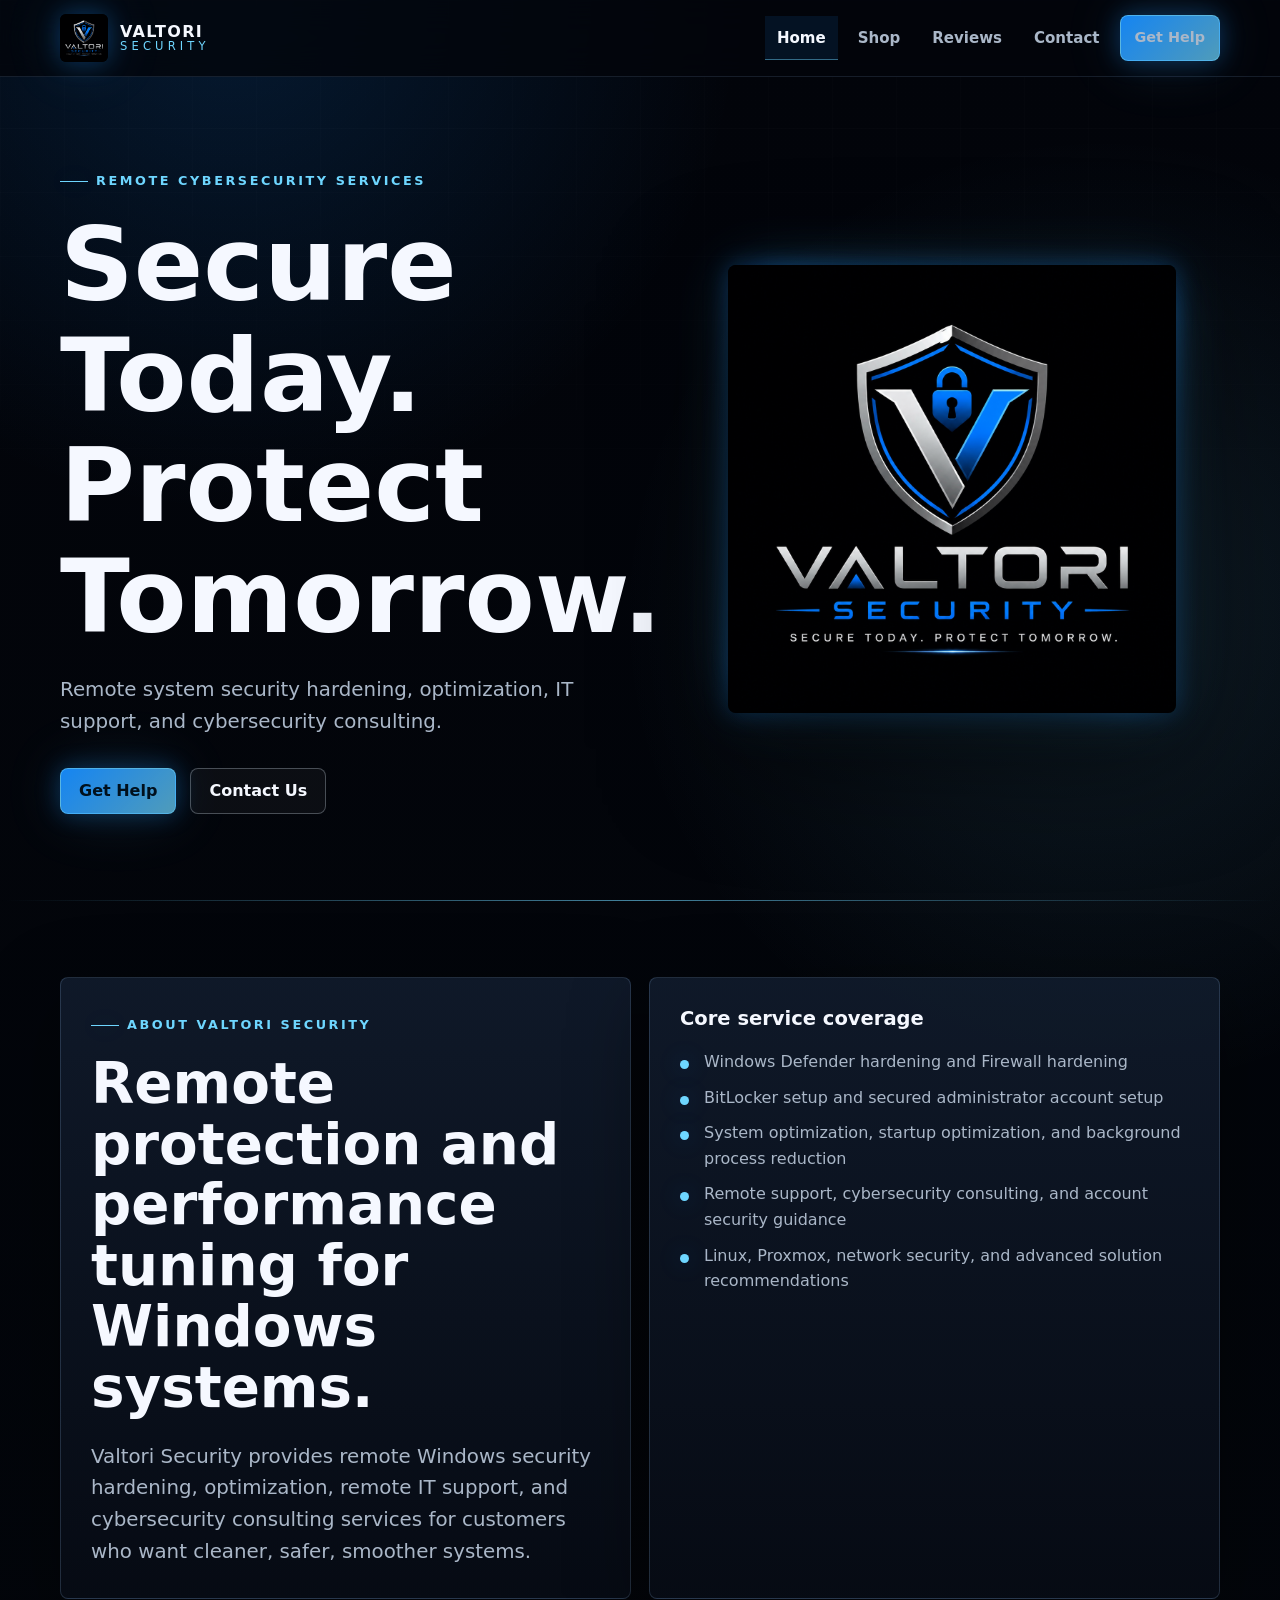
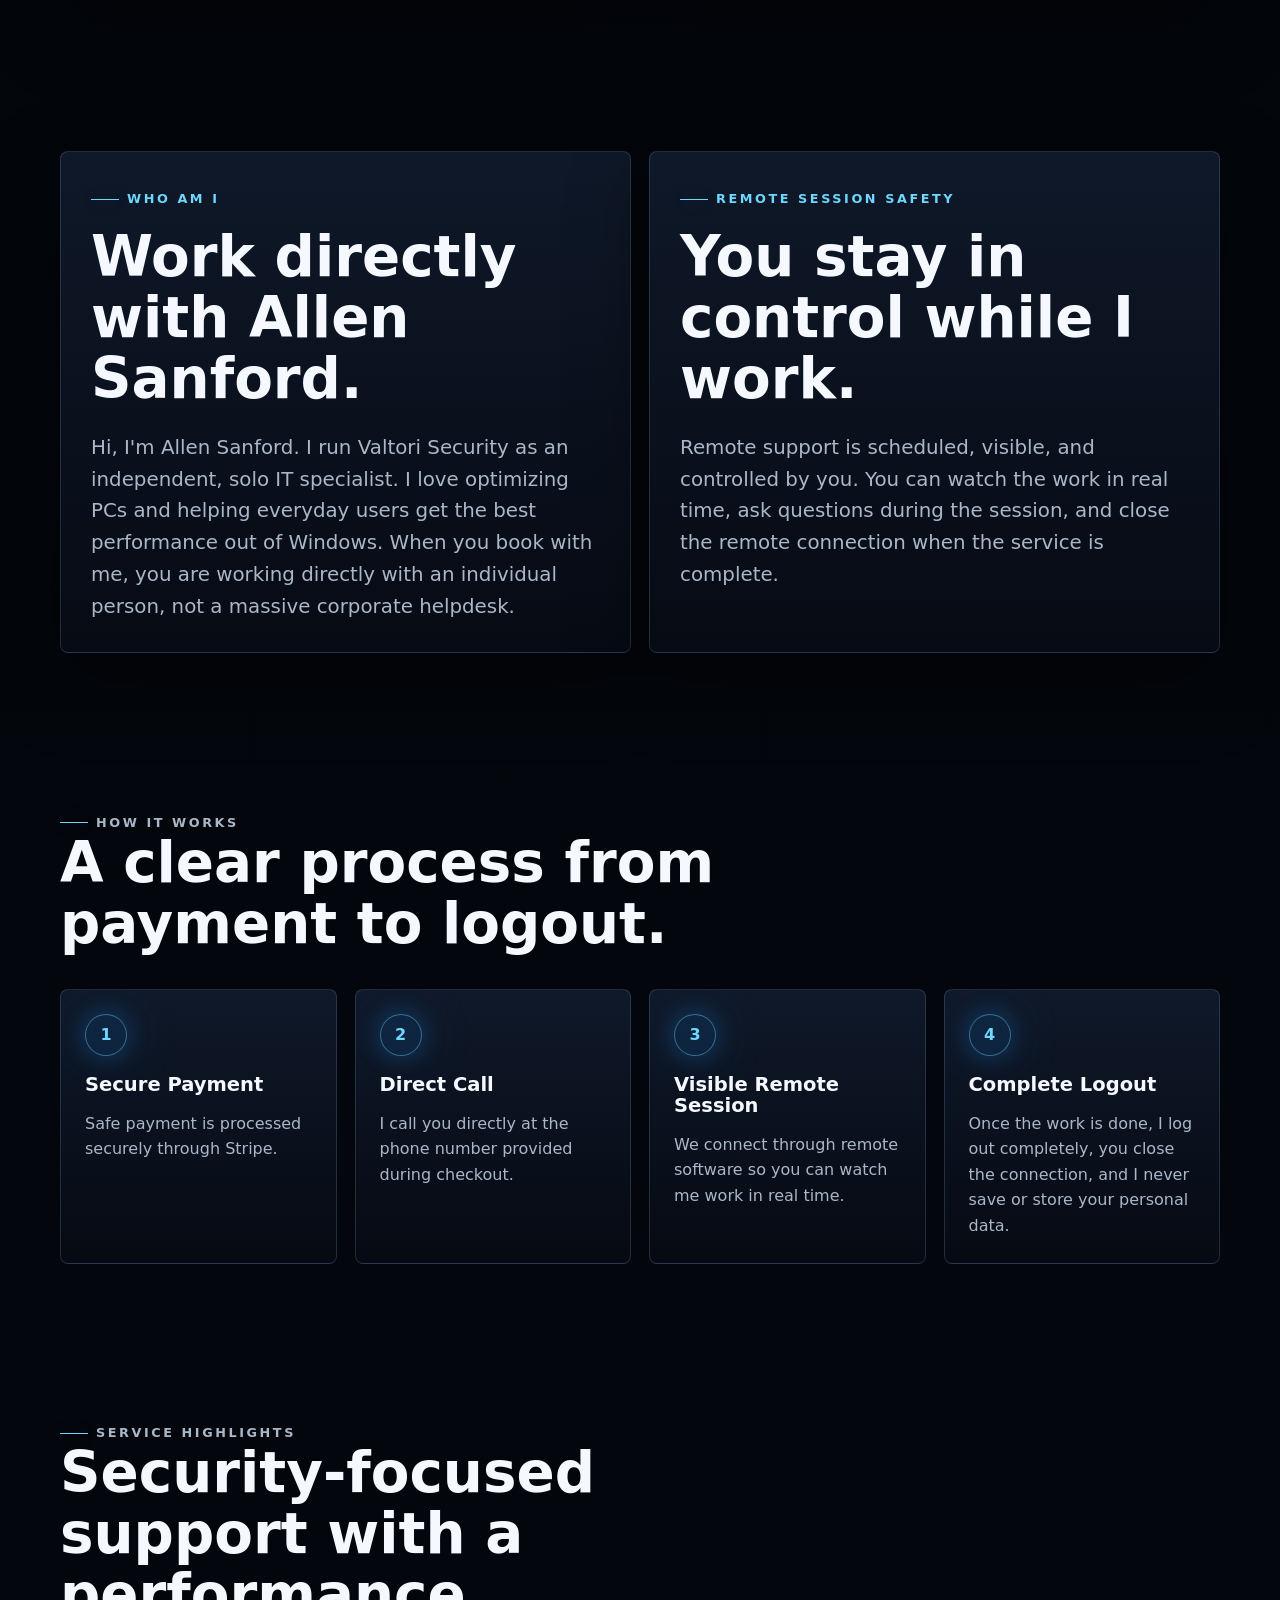
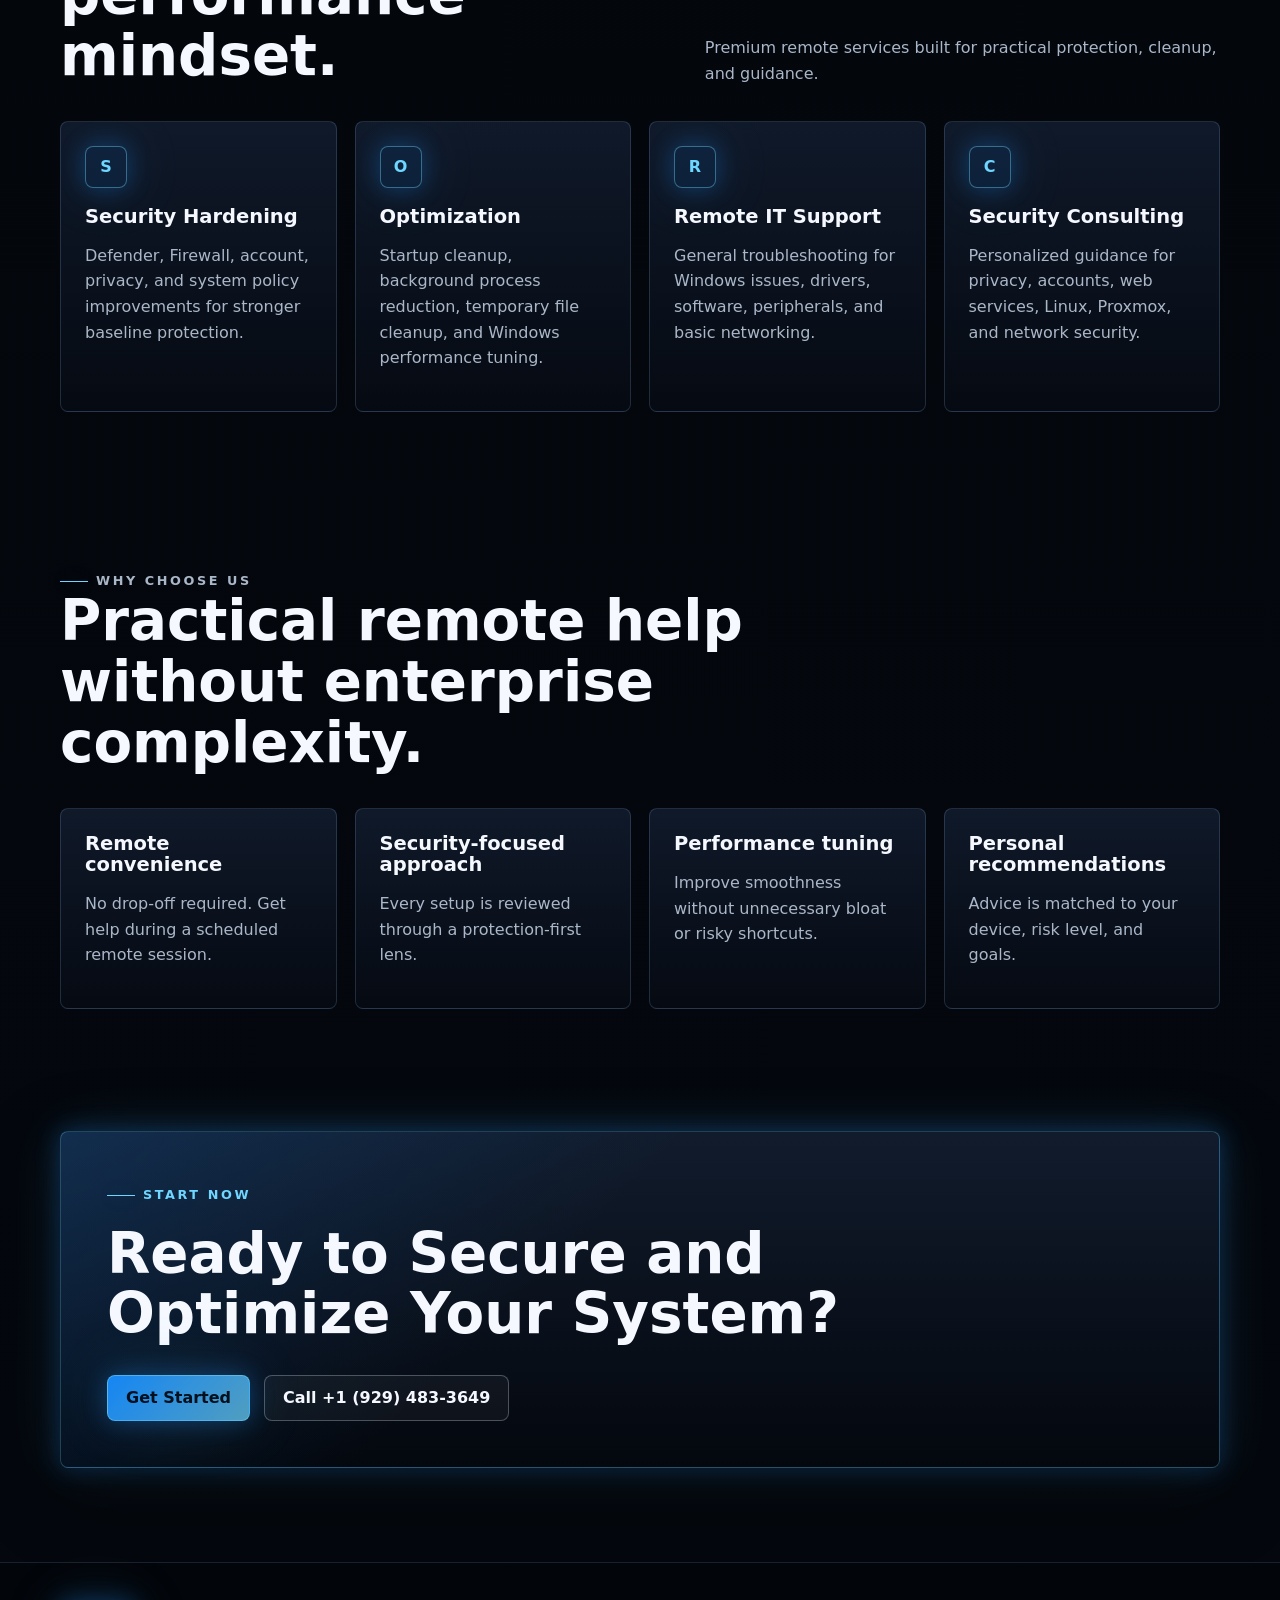
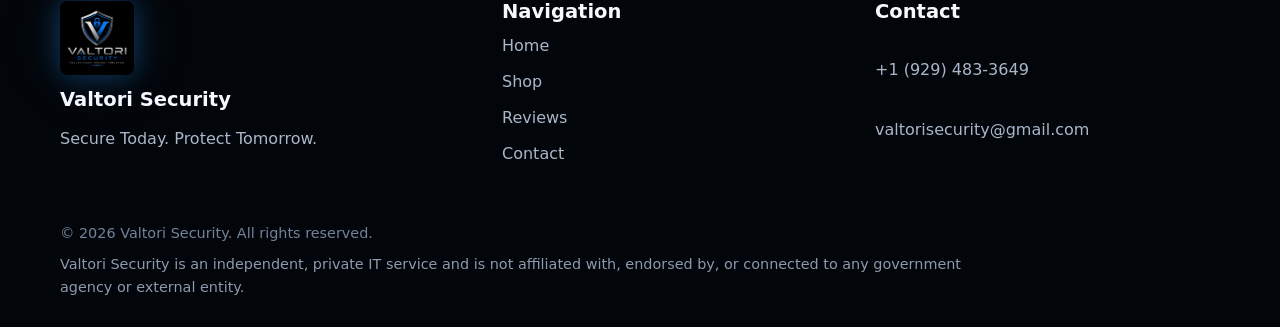
<file: index.html>
<!doctype html>
<html lang="en">
<head>
  <meta charset="utf-8">
  <meta name="viewport" content="width=device-width, initial-scale=1">
  <title>Valtori Security | Secure Today. Protect Tomorrow.</title>
  <meta name="description" content="Remote Windows security hardening, optimization, IT support, and cybersecurity consulting.">
  <link rel="icon" type="image/png" href="assets/logo.png">
  <link rel="stylesheet" href="assets/css/styles.css">
</head>
<body>
  <header class="site-header">
    <nav class="nav" aria-label="Main navigation">
      <a class="brand" href="index.html" aria-label="Valtori Security home">
        <!-- Branding: replace assets/logo.png to update the logo site-wide. -->
        <img class="brand-logo" src="assets/logo.png" alt="Valtori Security logo">
        <span class="brand-text"><span class="brand-name">Valtori</span><span class="brand-subtitle">Security</span></span>
      </a>
      <button class="menu-toggle" type="button" aria-label="Open menu" aria-expanded="false" data-menu-toggle><span></span><span></span><span></span></button>
      <div class="nav-links" data-nav-links>
        <a class="active" href="index.html">Home</a>
        <a href="shop.html">Shop</a>
        <a href="reviews.html">Reviews</a>
        <a href="contact.html">Contact</a>
        <a class="btn small" href="shop.html">Get Help</a>
      </div>
    </nav>
  </header>

  <main>
    <section class="hero">
      <div class="hero-grid">
        <div>
          <p class="eyebrow">Remote Cybersecurity Services</p>
          <h1>Secure Today. Protect Tomorrow.</h1>
          <p class="lead">Remote system security hardening, optimization, IT support, and cybersecurity consulting.</p>
          <div class="hero-actions">
            <a class="btn" href="shop.html">Get Help</a>
            <a class="btn secondary" href="contact.html">Contact Us</a>
          </div>
        </div>
        <div class="hero-logo-wrap" aria-hidden="true">
          <img class="hero-logo" src="assets/logo.png" alt="">
        </div>
      </div>
    </section>

    <section class="section">
      <div class="grid two">
        <div class="about-panel panel">
          <p class="eyebrow">About Valtori Security</p>
          <h2>Remote protection and performance tuning for Windows systems.</h2>
          <p class="lead">Valtori Security provides remote Windows security hardening, optimization, remote IT support, and cybersecurity consulting services for customers who want cleaner, safer, smoother systems.</p>
        </div>
        <div class="about-panel panel">
          <h3>Core service coverage</h3>
          <ul class="feature-list">
            <li>Windows Defender hardening and Firewall hardening</li>
            <li>BitLocker setup and secured administrator account setup</li>
            <li>System optimization, startup optimization, and background process reduction</li>
            <li>Remote support, cybersecurity consulting, and account security guidance</li>
            <li>Linux, Proxmox, network security, and advanced solution recommendations</li>
          </ul>
        </div>
      </div>
    </section>

    <section class="section">
      <div class="grid two">
        <div class="about-panel panel">
          <p class="eyebrow">Who Am I</p>
          <h2>Work directly with Allen Sanford.</h2>
          <p class="lead">Hi, I'm Allen Sanford. I run Valtori Security as an independent, solo IT specialist. I love optimizing PCs and helping everyday users get the best performance out of Windows. When you book with me, you are working directly with an individual person, not a massive corporate helpdesk.</p>
        </div>
        <div class="about-panel panel">
          <p class="eyebrow">Remote Session Safety</p>
          <h2>You stay in control while I work.</h2>
          <p class="lead">Remote support is scheduled, visible, and controlled by you. You can watch the work in real time, ask questions during the session, and close the remote connection when the service is complete.</p>
        </div>
      </div>
    </section>

    <section class="section">
      <div class="section-head">
        <div>
          <p class="eyebrow">How It Works</p>
          <h2>A clear process from payment to logout.</h2>
        </div>
      </div>
      <div class="grid four process-grid">
        <article class="card process-card"><div class="step-number">1</div><h3>Secure Payment</h3><p>Safe payment is processed securely through Stripe.</p></article>
        <article class="card process-card"><div class="step-number">2</div><h3>Direct Call</h3><p>I call you directly at the phone number provided during checkout.</p></article>
        <article class="card process-card"><div class="step-number">3</div><h3>Visible Remote Session</h3><p>We connect through remote software so you can watch me work in real time.</p></article>
        <article class="card process-card"><div class="step-number">4</div><h3>Complete Logout</h3><p>Once the work is done, I log out completely, you close the connection, and I never save or store your personal data.</p></article>
      </div>
    </section>

    <section class="section">
      <div class="section-head">
        <div>
          <p class="eyebrow">Service Highlights</p>
          <h2>Security-focused support with a performance mindset.</h2>
        </div>
        <p>Premium remote services built for practical protection, cleanup, and guidance.</p>
      </div>
      <div class="grid four">
        <article class="card"><div class="icon">S</div><h3>Security Hardening</h3><p>Defender, Firewall, account, privacy, and system policy improvements for stronger baseline protection.</p></article>
        <article class="card"><div class="icon">O</div><h3>Optimization</h3><p>Startup cleanup, background process reduction, temporary file cleanup, and Windows performance tuning.</p></article>
        <article class="card"><div class="icon">R</div><h3>Remote IT Support</h3><p>General troubleshooting for Windows issues, drivers, software, peripherals, and basic networking.</p></article>
        <article class="card"><div class="icon">C</div><h3>Security Consulting</h3><p>Personalized guidance for privacy, accounts, web services, Linux, Proxmox, and network security.</p></article>
      </div>
    </section>

    <section class="section">
      <div class="section-head">
        <div>
          <p class="eyebrow">Why Choose Us</p>
          <h2>Practical remote help without enterprise complexity.</h2>
        </div>
      </div>
      <div class="grid five grid four">
        <article class="card"><h3>Remote convenience</h3><p>No drop-off required. Get help during a scheduled remote session.</p></article>
        <article class="card"><h3>Security-focused approach</h3><p>Every setup is reviewed through a protection-first lens.</p></article>
        <article class="card"><h3>Performance tuning</h3><p>Improve smoothness without unnecessary bloat or risky shortcuts.</p></article>
        <article class="card"><h3>Personal recommendations</h3><p>Advice is matched to your device, risk level, and goals.</p></article>
      </div>
    </section>

    <section class="section tight">
      <div class="cta">
        <p class="eyebrow">Start Now</p>
        <h2>Ready to Secure and Optimize Your System?</h2>
        <div class="cta-actions">
          <a class="btn" href="shop.html">Get Started</a>
          <a class="btn secondary" href="tel:+19294833649">Call +1 (929) 483-3649</a>
        </div>
      </div>
    </section>
  </main>

  <footer class="site-footer">
    <div class="footer-inner">
      <div><img class="footer-logo" src="assets/logo.png" alt="Valtori Security logo"><h3>Valtori Security</h3><p class="muted">Secure Today. Protect Tomorrow.</p></div>
      <div class="footer-links"><h3>Navigation</h3><a href="index.html">Home</a><a href="shop.html">Shop</a><a href="reviews.html">Reviews</a><a href="contact.html">Contact</a></div>
      <div class="footer-contact"><h3>Contact</h3><a href="tel:+19294833649">+1 (929) 483-3649</a><a href="mailto:valtorisecurity@gmail.com">valtorisecurity@gmail.com</a></div>
    </div>
    <div class="copyright">© <span data-year></span> Valtori Security. All rights reserved.<br><span class="footer-disclaimer">Valtori Security is an independent, private IT service and is not affiliated with, endorsed by, or connected to any government agency or external entity.</span></div>
  </footer>
  <script src="assets/js/main.js"></script>
</body>
</html>
</file>
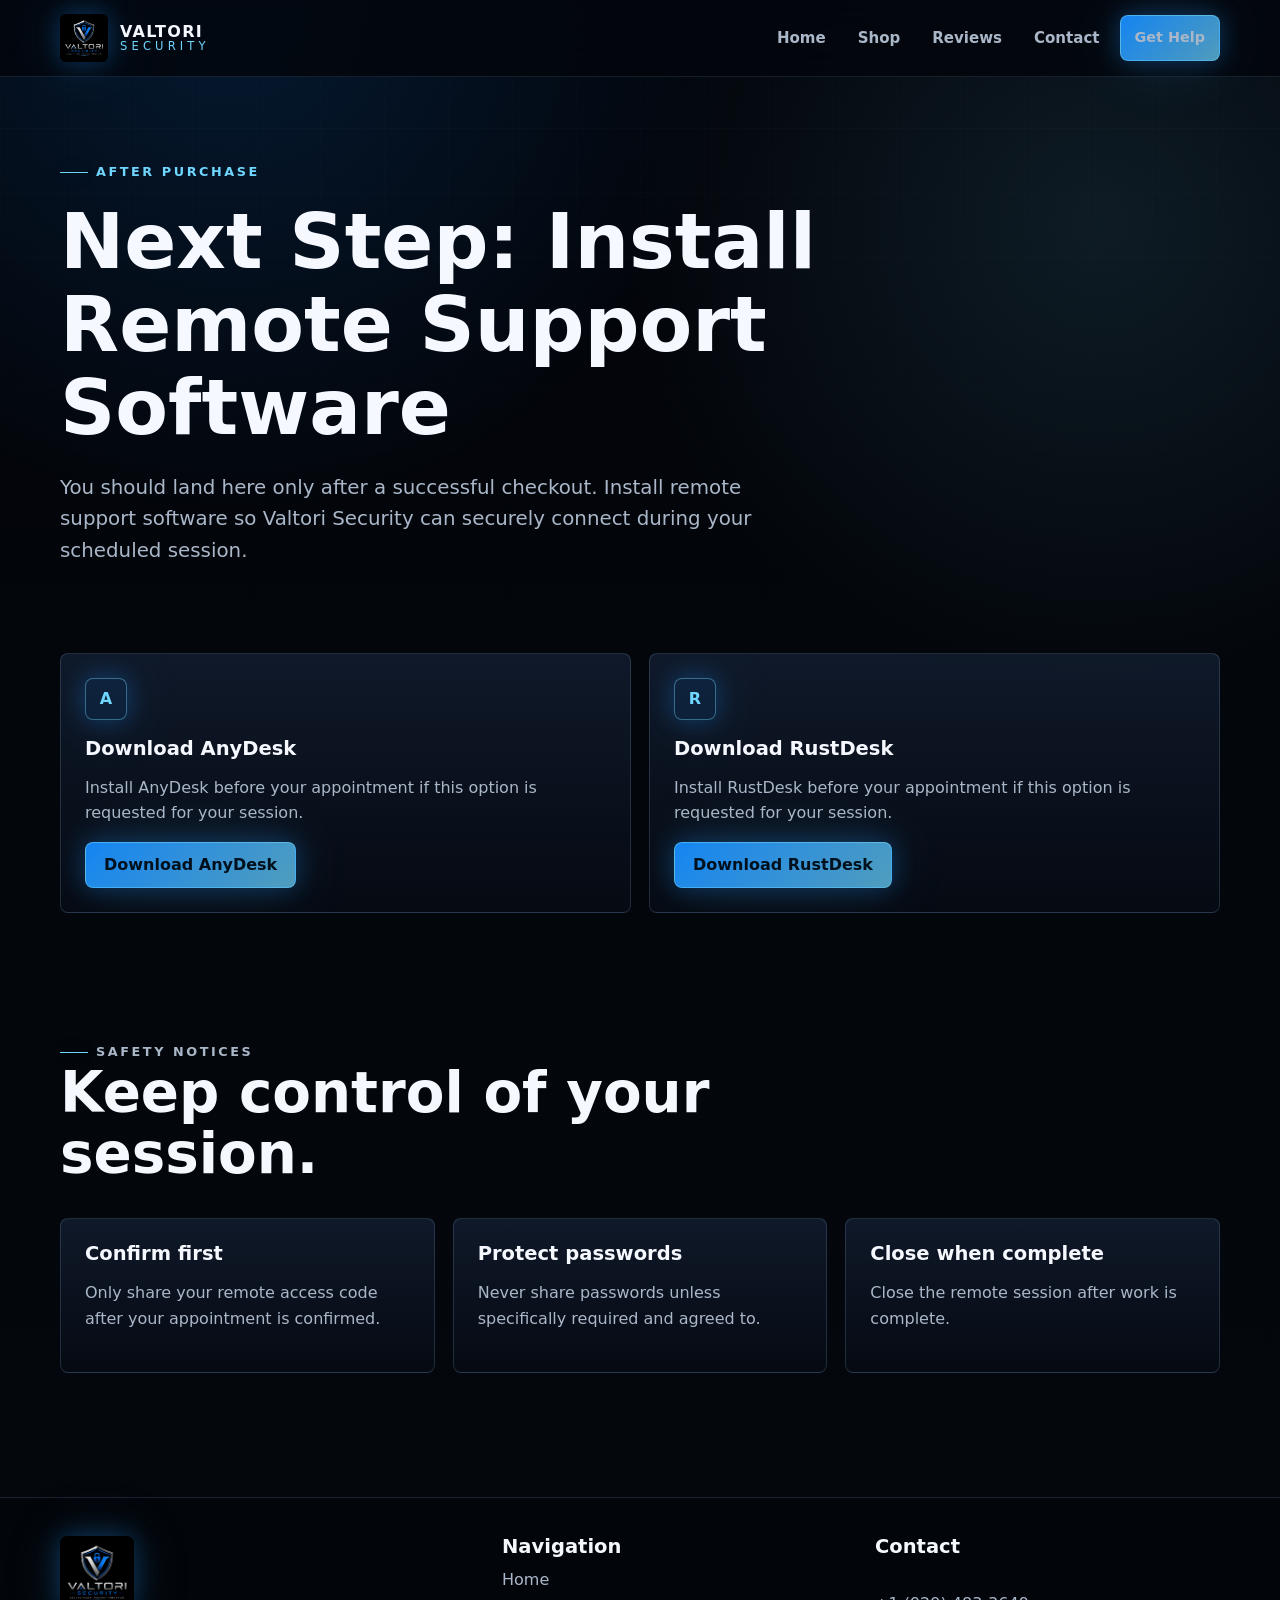
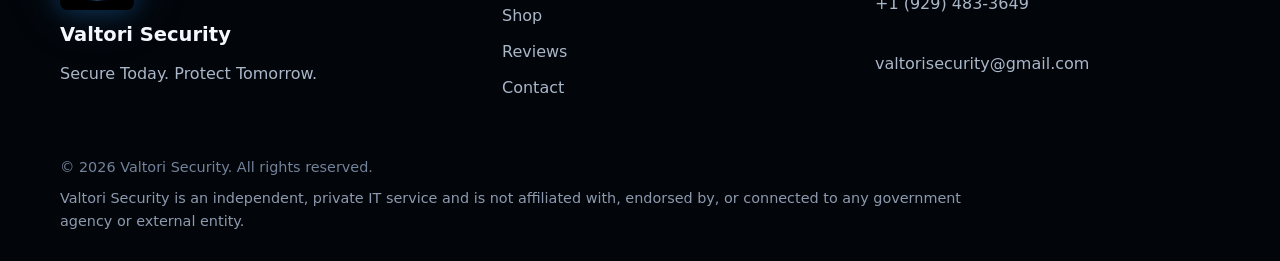
<file: after-purchase.html>
<!doctype html>
<html lang="en">
<head>
  <meta charset="utf-8">
  <meta name="viewport" content="width=device-width, initial-scale=1">
  <title>After Purchase | Valtori Security</title>
  <meta name="description" content="Install remote support software after purchasing Valtori Security service.">
  <link rel="icon" type="image/png" href="assets/logo.png">
  <link rel="stylesheet" href="assets/css/styles.css">
</head>
<body>
  <header class="site-header"><nav class="nav" aria-label="Main navigation"><a class="brand" href="index.html"><img class="brand-logo" src="assets/logo.png" alt="Valtori Security logo"><span class="brand-text"><span class="brand-name">Valtori</span><span class="brand-subtitle">Security</span></span></a><button class="menu-toggle" type="button" aria-label="Open menu" aria-expanded="false" data-menu-toggle><span></span><span></span><span></span></button><div class="nav-links" data-nav-links><a href="index.html">Home</a><a href="shop.html">Shop</a><a href="reviews.html">Reviews</a><a href="contact.html">Contact</a><a class="btn small" href="shop.html">Get Help</a></div></nav></header>
  <main>
    <section class="page-hero">
      <p class="eyebrow">After Purchase</p>
      <h1>Next Step: Install Remote Support Software</h1>
      <p class="lead">You should land here only after a successful checkout. Install remote support software so Valtori Security can securely connect during your scheduled session.</p>
    </section>
    <section class="section tight">
      <div class="download-grid">
        <article class="card"><div class="icon">A</div><h3>Download AnyDesk</h3><p>Install AnyDesk before your appointment if this option is requested for your session.</p><a class="btn" href="https://anydesk.com/en/downloads" target="_blank" rel="noopener">Download AnyDesk</a></article>
        <article class="card"><div class="icon">R</div><h3>Download RustDesk</h3><p>Install RustDesk before your appointment if this option is requested for your session.</p><a class="btn" href="https://rustdesk.com/" target="_blank" rel="noopener">Download RustDesk</a></article>
      </div>
    </section>
    <section class="section">
      <div class="section-head"><div><p class="eyebrow">Safety Notices</p><h2>Keep control of your session.</h2></div></div>
      <div class="grid three">
        <article class="card"><h3>Confirm first</h3><p>Only share your remote access code after your appointment is confirmed.</p></article>
        <article class="card"><h3>Protect passwords</h3><p>Never share passwords unless specifically required and agreed to.</p></article>
        <article class="card"><h3>Close when complete</h3><p>Close the remote session after work is complete.</p></article>
      </div>
    </section>
  </main>
  <footer class="site-footer"><div class="footer-inner"><div><img class="footer-logo" src="assets/logo.png" alt="Valtori Security logo"><h3>Valtori Security</h3><p class="muted">Secure Today. Protect Tomorrow.</p></div><div class="footer-links"><h3>Navigation</h3><a href="index.html">Home</a><a href="shop.html">Shop</a><a href="reviews.html">Reviews</a><a href="contact.html">Contact</a></div><div class="footer-contact"><h3>Contact</h3><a href="tel:+19294833649">+1 (929) 483-3649</a><a href="mailto:valtorisecurity@gmail.com">valtorisecurity@gmail.com</a></div></div><div class="copyright">© <span data-year></span> Valtori Security. All rights reserved.<br><span class="footer-disclaimer">Valtori Security is an independent, private IT service and is not affiliated with, endorsed by, or connected to any government agency or external entity.</span></div></footer>
  <script src="assets/js/main.js"></script>
</body>
</html>
</file>
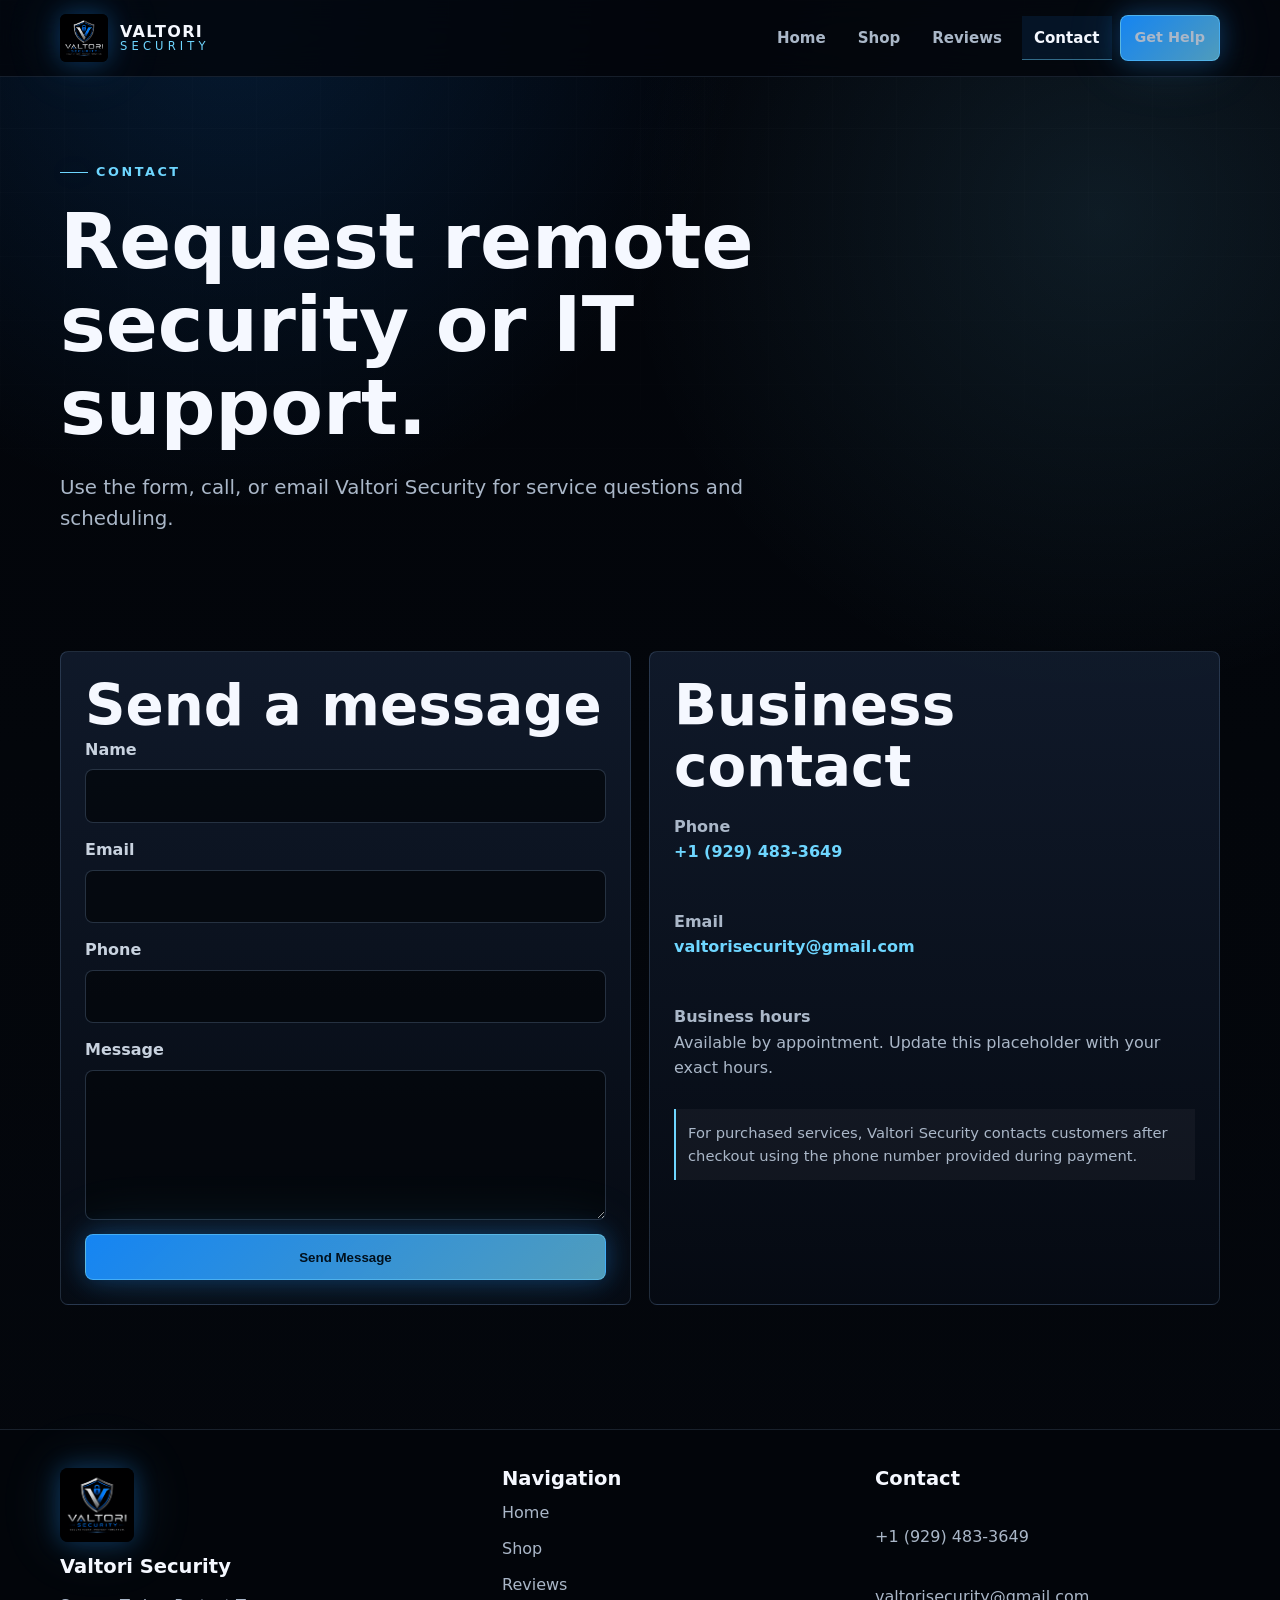
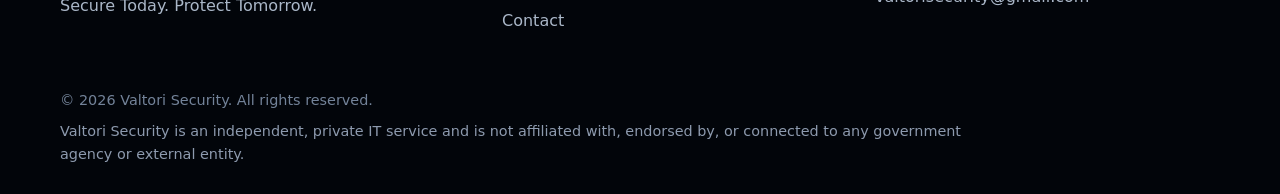
<file: contact.html>
<!doctype html>
<html lang="en">
<head>
  <meta charset="utf-8">
  <meta name="viewport" content="width=device-width, initial-scale=1">
  <title>Contact | Valtori Security</title>
  <meta name="description" content="Contact Valtori Security for remote Windows security hardening, optimization, and IT support.">
  <link rel="icon" type="image/png" href="assets/logo.png">
  <link rel="stylesheet" href="assets/css/styles.css">
</head>
<body>
  <header class="site-header"><nav class="nav" aria-label="Main navigation"><a class="brand" href="index.html"><img class="brand-logo" src="assets/logo.png" alt="Valtori Security logo"><span class="brand-text"><span class="brand-name">Valtori</span><span class="brand-subtitle">Security</span></span></a><button class="menu-toggle" type="button" aria-label="Open menu" aria-expanded="false" data-menu-toggle><span></span><span></span><span></span></button><div class="nav-links" data-nav-links><a href="index.html">Home</a><a href="shop.html">Shop</a><a href="reviews.html">Reviews</a><a class="active" href="contact.html">Contact</a><a class="btn small" href="shop.html">Get Help</a></div></nav></header>
  <main>
    <section class="page-hero"><p class="eyebrow">Contact</p><h1>Request remote security or IT support.</h1><p class="lead">Use the form, call, or email Valtori Security for service questions and scheduling.</p></section>
    <section class="section">
      <div class="grid two">
        <div class="card">
          <h2>Send a message</h2>
          <!-- Formspree setup: replace YOUR_FORMSPREE_ENDPOINT with your real Formspree form URL. -->
          <form class="form" action="https://formspree.io/f/YOUR_FORMSPREE_ENDPOINT" method="POST">
            <label>Name<input type="text" name="name" autocomplete="name" required></label>
            <label>Email<input type="email" name="email" autocomplete="email" required></label>
            <label>Phone<input type="tel" name="phone" autocomplete="tel"></label>
            <label>Message<textarea name="message" required></textarea></label>
            <button class="btn" type="submit">Send Message</button>
          </form>
        </div>
        <div class="card">
          <h2>Business contact</h2>
          <div class="contact-lines">
            <p><strong>Phone</strong><br><a href="tel:+19294833649">+1 (929) 483-3649</a></p>
            <p><strong>Email</strong><br><a href="mailto:valtorisecurity@gmail.com">valtorisecurity@gmail.com</a></p>
            <p><strong>Business hours</strong><br><span class="muted">Available by appointment. Update this placeholder with your exact hours.</span></p>
          </div>
          <p class="note">For purchased services, Valtori Security contacts customers after checkout using the phone number provided during payment.</p>
        </div>
      </div>
    </section>
  </main>
  <footer class="site-footer"><div class="footer-inner"><div><img class="footer-logo" src="assets/logo.png" alt="Valtori Security logo"><h3>Valtori Security</h3><p class="muted">Secure Today. Protect Tomorrow.</p></div><div class="footer-links"><h3>Navigation</h3><a href="index.html">Home</a><a href="shop.html">Shop</a><a href="reviews.html">Reviews</a><a href="contact.html">Contact</a></div><div class="footer-contact"><h3>Contact</h3><a href="tel:+19294833649">+1 (929) 483-3649</a><a href="mailto:valtorisecurity@gmail.com">valtorisecurity@gmail.com</a></div></div><div class="copyright">© <span data-year></span> Valtori Security. All rights reserved.<br><span class="footer-disclaimer">Valtori Security is an independent, private IT service and is not affiliated with, endorsed by, or connected to any government agency or external entity.</span></div></footer>
  <script src="assets/js/main.js"></script>
</body>
</html>
</file>
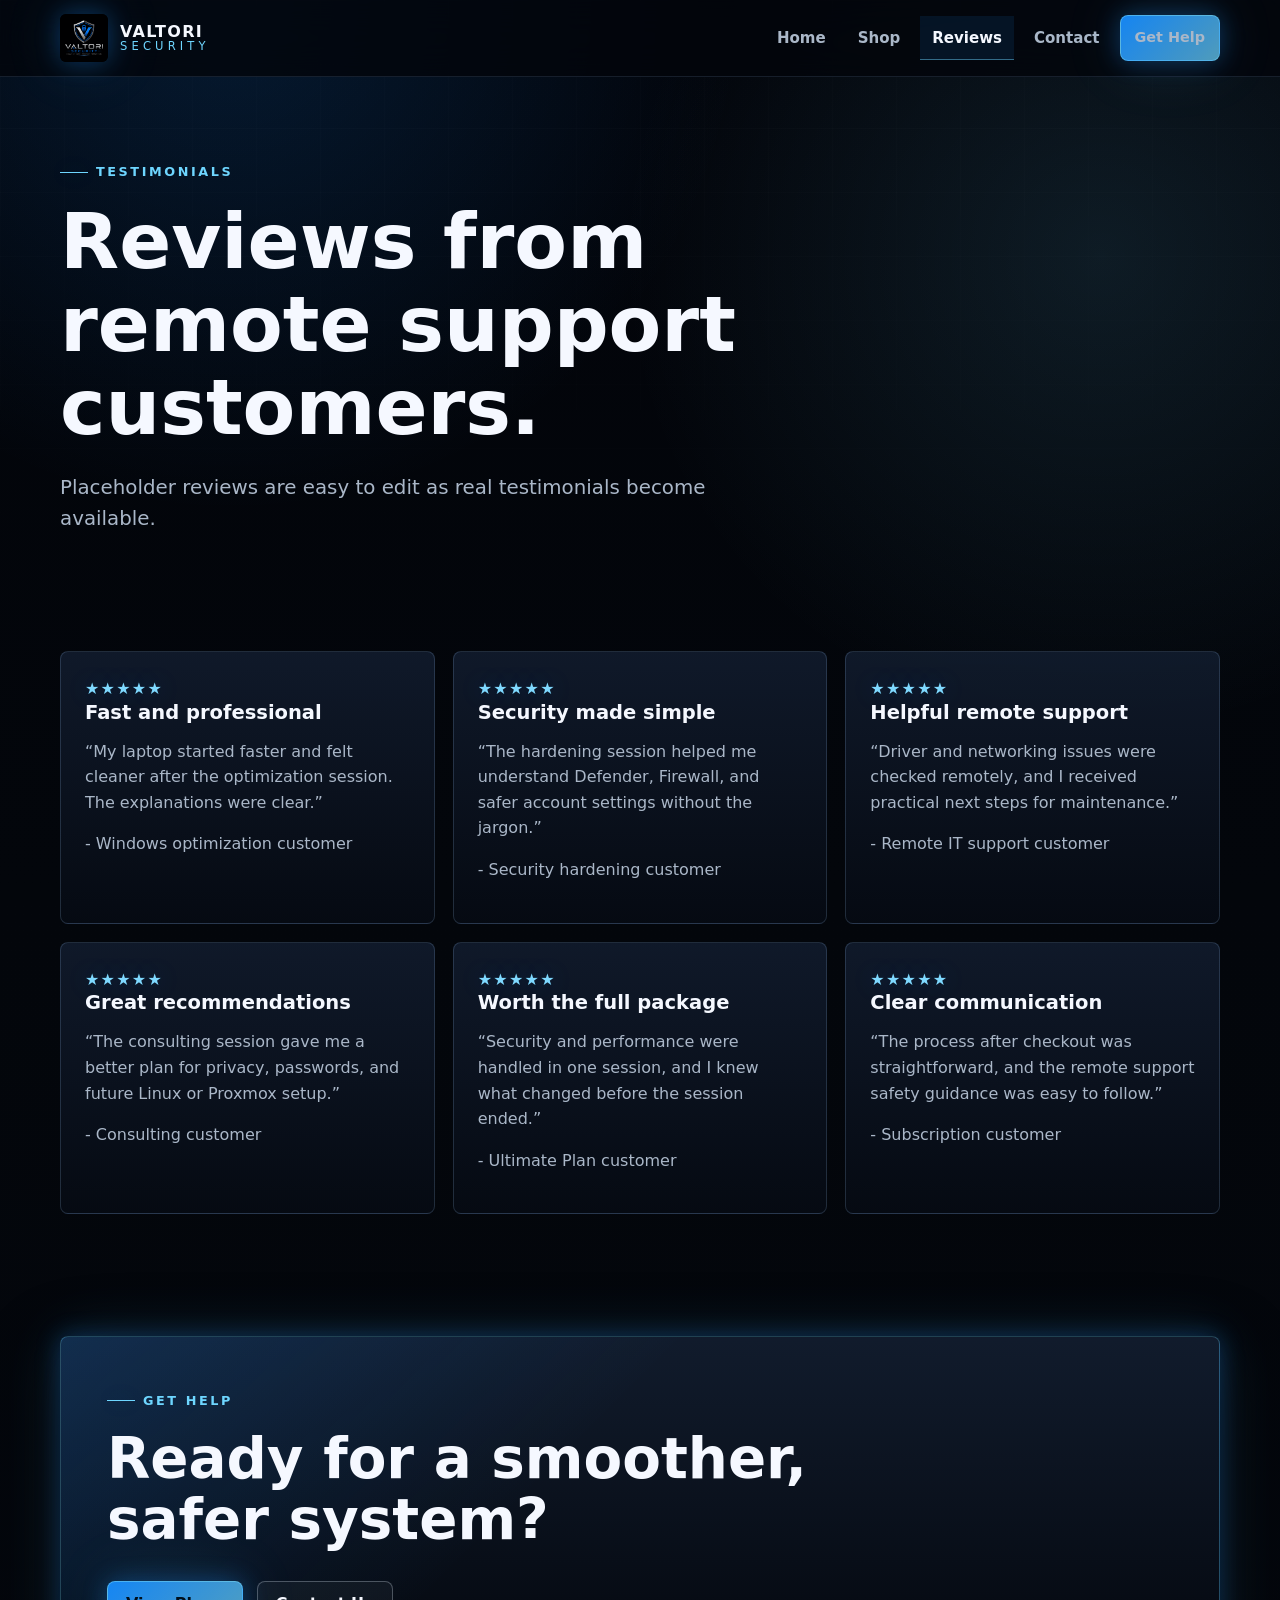
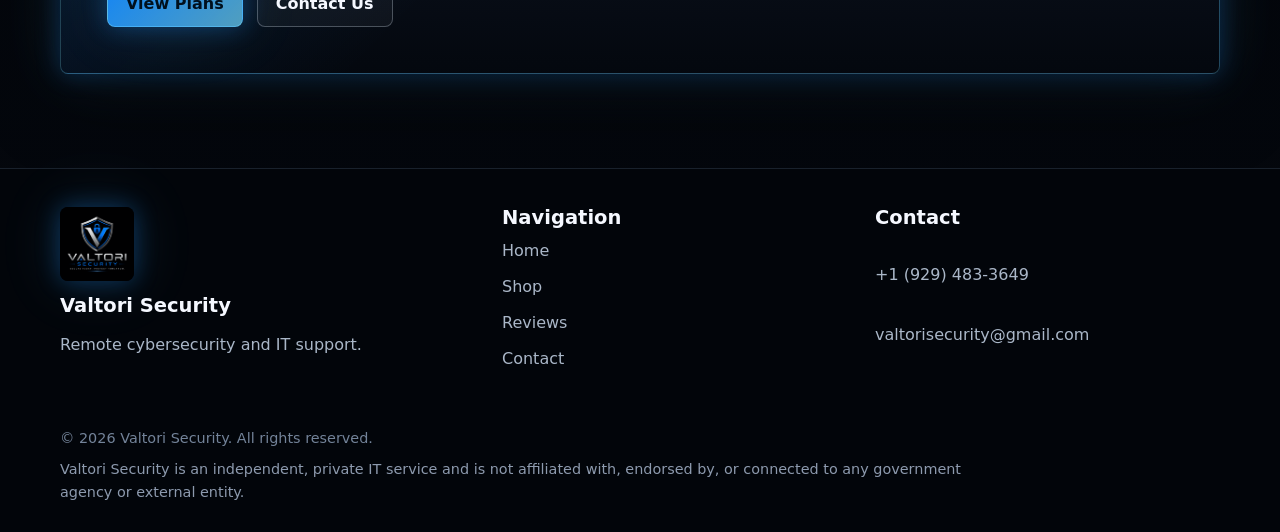
<file: reviews.html>
<!doctype html>
<html lang="en">
<head>
  <meta charset="utf-8">
  <meta name="viewport" content="width=device-width, initial-scale=1">
  <title>Reviews | Valtori Security</title>
  <meta name="description" content="Customer testimonials and reviews for Valtori Security.">
  <link rel="icon" type="image/png" href="assets/logo.png">
  <link rel="stylesheet" href="assets/css/styles.css">
</head>
<body>
  <header class="site-header"><nav class="nav" aria-label="Main navigation"><a class="brand" href="index.html"><img class="brand-logo" src="assets/logo.png" alt="Valtori Security logo"><span class="brand-text"><span class="brand-name">Valtori</span><span class="brand-subtitle">Security</span></span></a><button class="menu-toggle" type="button" aria-label="Open menu" aria-expanded="false" data-menu-toggle><span></span><span></span><span></span></button><div class="nav-links" data-nav-links><a href="index.html">Home</a><a href="shop.html">Shop</a><a class="active" href="reviews.html">Reviews</a><a href="contact.html">Contact</a><a class="btn small" href="shop.html">Get Help</a></div></nav></header>
  <main>
    <section class="page-hero"><p class="eyebrow">Testimonials</p><h1>Reviews from remote support customers.</h1><p class="lead">Placeholder reviews are easy to edit as real testimonials become available.</p></section>
    <section class="section">
      <div class="grid three">
        <!-- Reviews: replace placeholder names/text with real customer feedback. -->
        <article class="card"><div class="review-stars">★★★★★</div><h3>Fast and professional</h3><p>“My laptop started faster and felt cleaner after the optimization session. The explanations were clear.”</p><p class="muted">- Windows optimization customer</p></article>
        <article class="card"><div class="review-stars">★★★★★</div><h3>Security made simple</h3><p>“The hardening session helped me understand Defender, Firewall, and safer account settings without the jargon.”</p><p class="muted">- Security hardening customer</p></article>
        <article class="card"><div class="review-stars">★★★★★</div><h3>Helpful remote support</h3><p>“Driver and networking issues were checked remotely, and I received practical next steps for maintenance.”</p><p class="muted">- Remote IT support customer</p></article>
        <article class="card"><div class="review-stars">★★★★★</div><h3>Great recommendations</h3><p>“The consulting session gave me a better plan for privacy, passwords, and future Linux or Proxmox setup.”</p><p class="muted">- Consulting customer</p></article>
        <article class="card"><div class="review-stars">★★★★★</div><h3>Worth the full package</h3><p>“Security and performance were handled in one session, and I knew what changed before the session ended.”</p><p class="muted">- Ultimate Plan customer</p></article>
        <article class="card"><div class="review-stars">★★★★★</div><h3>Clear communication</h3><p>“The process after checkout was straightforward, and the remote support safety guidance was easy to follow.”</p><p class="muted">- Subscription customer</p></article>
      </div>
    </section>
    <section class="section tight"><div class="cta"><p class="eyebrow">Get Help</p><h2>Ready for a smoother, safer system?</h2><div class="cta-actions"><a class="btn" href="shop.html">View Plans</a><a class="btn secondary" href="contact.html">Contact Us</a></div></div></section>
  </main>
  <footer class="site-footer"><div class="footer-inner"><div><img class="footer-logo" src="assets/logo.png" alt="Valtori Security logo"><h3>Valtori Security</h3><p class="muted">Remote cybersecurity and IT support.</p></div><div class="footer-links"><h3>Navigation</h3><a href="index.html">Home</a><a href="shop.html">Shop</a><a href="reviews.html">Reviews</a><a href="contact.html">Contact</a></div><div class="footer-contact"><h3>Contact</h3><a href="tel:+19294833649">+1 (929) 483-3649</a><a href="mailto:valtorisecurity@gmail.com">valtorisecurity@gmail.com</a></div></div><div class="copyright">© <span data-year></span> Valtori Security. All rights reserved.<br><span class="footer-disclaimer">Valtori Security is an independent, private IT service and is not affiliated with, endorsed by, or connected to any government agency or external entity.</span></div></footer>
  <script src="assets/js/main.js"></script>
</body>
</html>
</file>
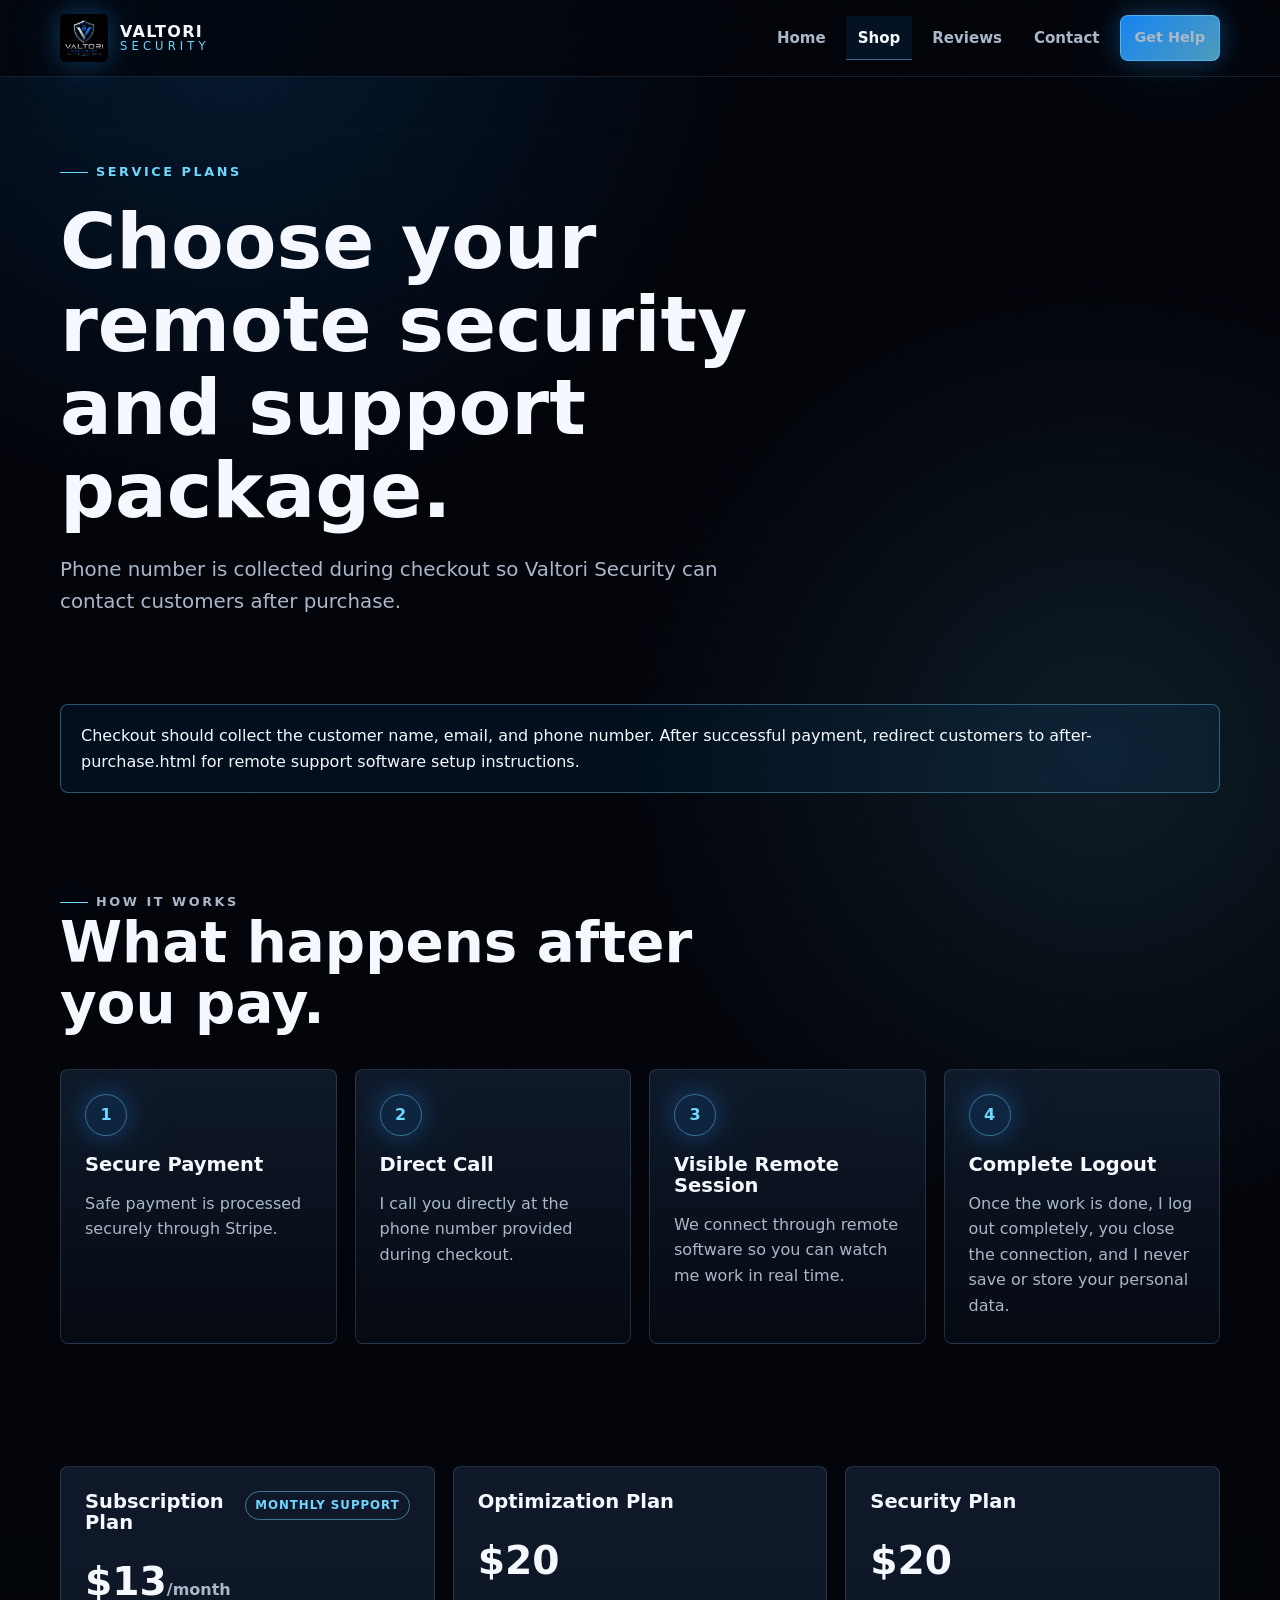
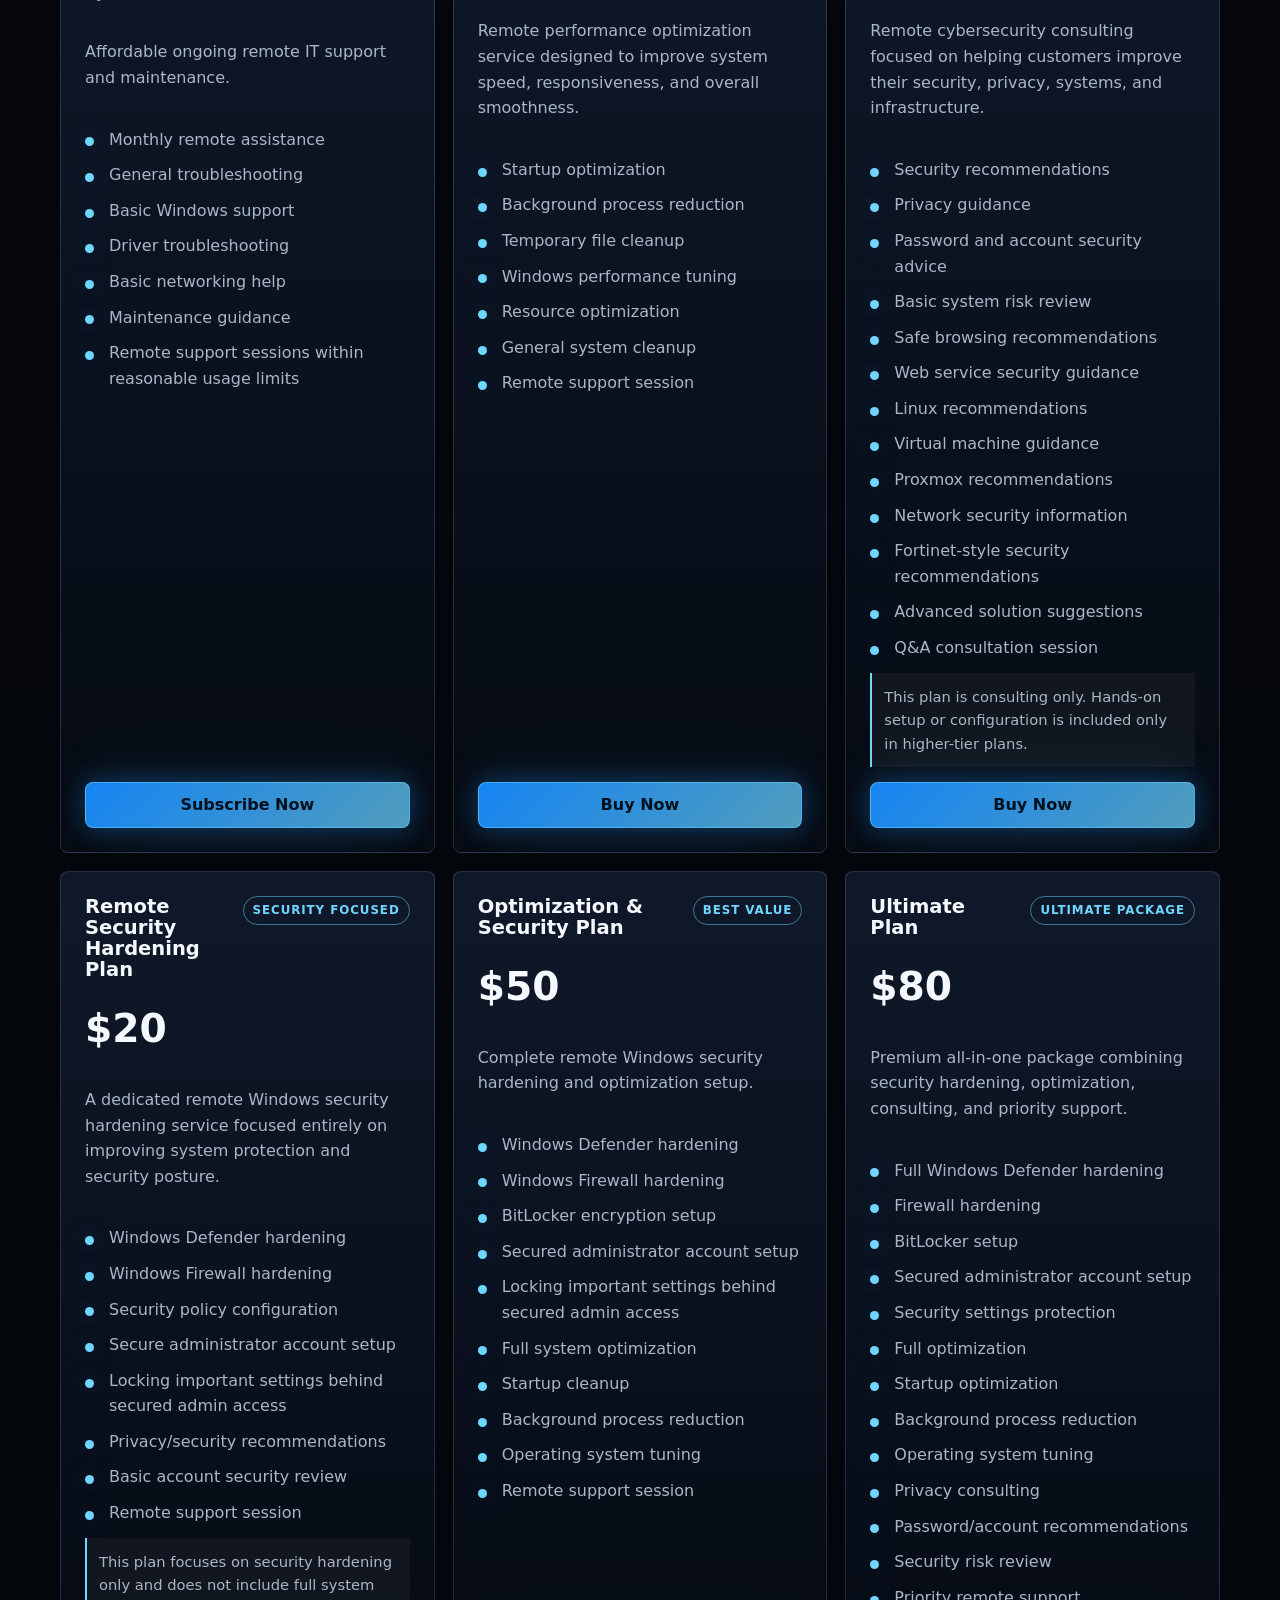
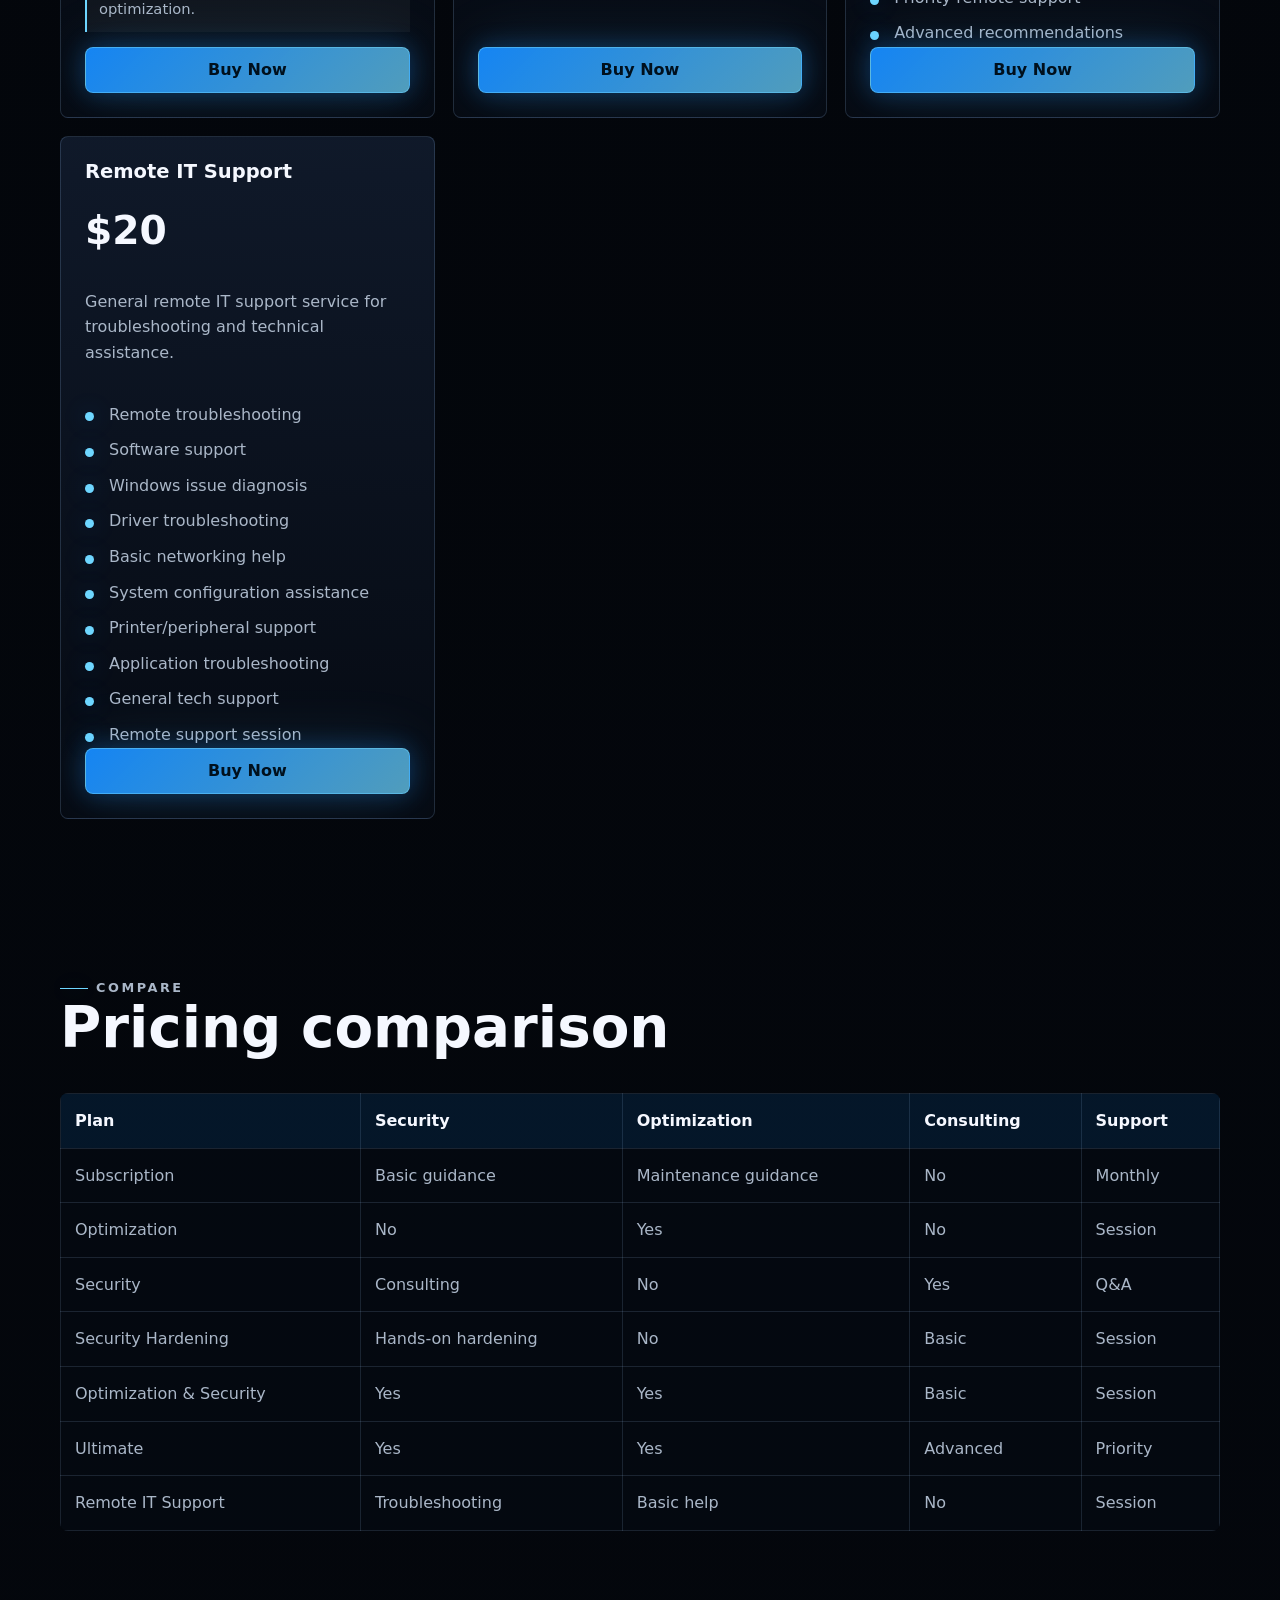
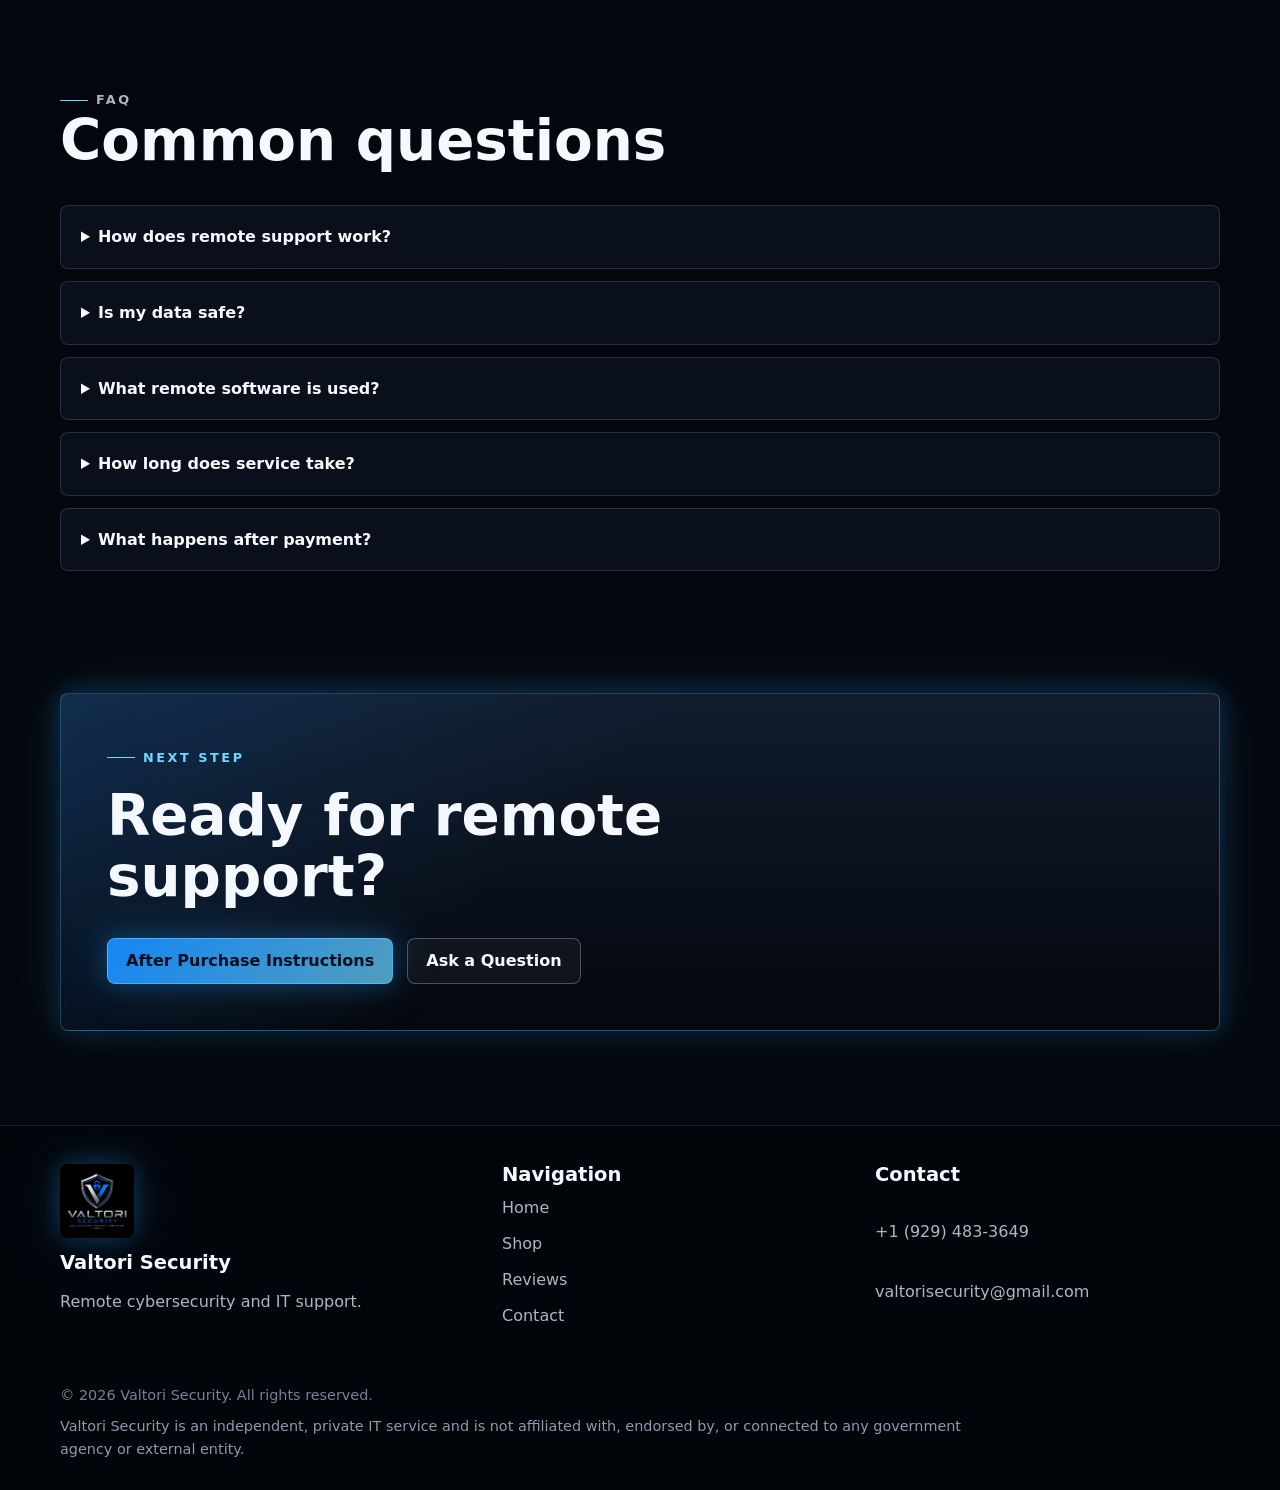
<file: shop.html>
<!doctype html>
<html lang="en">
<head>
  <meta charset="utf-8">
  <meta name="viewport" content="width=device-width, initial-scale=1">
  <title>Shop | Valtori Security</title>
  <meta name="description" content="Valtori Security remote service plans for security hardening, optimization, consulting, and IT support.">
  <link rel="icon" type="image/png" href="assets/logo.png">
  <link rel="stylesheet" href="assets/css/styles.css">
</head>
<body>
  <header class="site-header">
    <nav class="nav" aria-label="Main navigation">
      <a class="brand" href="index.html"><img class="brand-logo" src="assets/logo.png" alt="Valtori Security logo"><span class="brand-text"><span class="brand-name">Valtori</span><span class="brand-subtitle">Security</span></span></a>
      <button class="menu-toggle" type="button" aria-label="Open menu" aria-expanded="false" data-menu-toggle><span></span><span></span><span></span></button>
      <div class="nav-links" data-nav-links><a href="index.html">Home</a><a class="active" href="shop.html">Shop</a><a href="reviews.html">Reviews</a><a href="contact.html">Contact</a><a class="btn small" href="shop.html">Get Help</a></div>
    </nav>
  </header>

  <main>
    <section class="page-hero">
      <p class="eyebrow">Service Plans</p>
      <h1>Choose your remote security and support package.</h1>
      <p class="lead">Phone number is collected during checkout so Valtori Security can contact customers after purchase.</p>
    </section>

    <section class="section tight">
      <div class="notice">Checkout should collect the customer name, email, and phone number. After successful payment, redirect customers to <a href="after-purchase.html">after-purchase.html</a> for remote support software setup instructions.</div>
    </section>

    <section class="section tight">
      <div class="section-head"><div><p class="eyebrow">How It Works</p><h2>What happens after you pay.</h2></div></div>
      <div class="grid four process-grid">
        <article class="card process-card"><div class="step-number">1</div><h3>Secure Payment</h3><p>Safe payment is processed securely through Stripe.</p></article>
        <article class="card process-card"><div class="step-number">2</div><h3>Direct Call</h3><p>I call you directly at the phone number provided during checkout.</p></article>
        <article class="card process-card"><div class="step-number">3</div><h3>Visible Remote Session</h3><p>We connect through remote software so you can watch me work in real time.</p></article>
        <article class="card process-card"><div class="step-number">4</div><h3>Complete Logout</h3><p>Once the work is done, I log out completely, you close the connection, and I never save or store your personal data.</p></article>
      </div>
    </section>

    <section class="section">
      <div class="pricing-grid">
        <article class="card price-card">
          <div class="price-top"><h3>Subscription Plan</h3><span class="badge">Monthly Support</span></div>
          <div class="price">$13<span>/month</span></div>
          <p>Affordable ongoing remote IT support and maintenance.</p>
          <ul class="check-list"><li>Monthly remote assistance</li><li>General troubleshooting</li><li>Basic Windows support</li><li>Driver troubleshooting</li><li>Basic networking help</li><li>Maintenance guidance</li><li>Remote support sessions within reasonable usage limits</li></ul>
          <!-- Payment setup: replace this placeholder with the real checkout URL. Configure checkout to collect name, email, and phone. Set the success/return URL to after-purchase.html. -->
          <a class="btn" href="https://buy.stripe.com/cNi8wQ1Ho8EH3Sc5sV5c400">Subscribe Now</a>
        </article>

        <article class="card price-card">
          <div class="price-top"><h3>Optimization Plan</h3></div>
          <div class="price">$20</div>
          <p>Remote performance optimization service designed to improve system speed, responsiveness, and overall smoothness.</p>
          <ul class="check-list"><li>Startup optimization</li><li>Background process reduction</li><li>Temporary file cleanup</li><li>Windows performance tuning</li><li>Resource optimization</li><li>General system cleanup</li><li>Remote support session</li></ul>
          <!-- Payment setup: collect customer info, process payment, then redirect to after-purchase.html. -->
          <a class="btn" href="https://buy.stripe.com/8x2aEY99QaMP88s8F75c403">Buy Now</a>
        </article>

        <article class="card price-card">
          <div class="price-top"><h3>Security Plan</h3></div>
          <div class="price">$20</div>
          <p>Remote cybersecurity consulting focused on helping customers improve their security, privacy, systems, and infrastructure.</p>
          <ul class="check-list"><li>Security recommendations</li><li>Privacy guidance</li><li>Password and account security advice</li><li>Basic system risk review</li><li>Safe browsing recommendations</li><li>Web service security guidance</li><li>Linux recommendations</li><li>Virtual machine guidance</li><li>Proxmox recommendations</li><li>Network security information</li><li>Fortinet-style security recommendations</li><li>Advanced solution suggestions</li><li>Q&A consultation session</li></ul>
          <p class="note">This plan is consulting only. Hands-on setup or configuration is included only in higher-tier plans.</p>
          <!-- Payment setup: collect customer info, process payment, then redirect to after-purchase.html. -->
          <a class="btn" href="https://buy.stripe.com/eVq8wQ5XE8EHewQ7B35c402">Buy Now</a>
        </article>

        <article class="card price-card">
          <div class="price-top"><h3>Remote Security Hardening Plan</h3><span class="badge">Security Focused</span></div>
          <div class="price">$20</div>
          <p>A dedicated remote Windows security hardening service focused entirely on improving system protection and security posture.</p>
          <ul class="check-list"><li>Windows Defender hardening</li><li>Windows Firewall hardening</li><li>Security policy configuration</li><li>Secure administrator account setup</li><li>Locking important settings behind secured admin access</li><li>Privacy/security recommendations</li><li>Basic account security review</li><li>Remote support session</li></ul>
          <p class="note">This plan focuses on security hardening only and does not include full system optimization.</p>
          <!-- Payment setup: collect customer info, process payment, then redirect to after-purchase.html. -->
          <a class="btn" href="https://buy.stripe.com/14A3cw99Q08bewQ6wZ5c401">Buy Now</a>
        </article>

        <article class="card price-card">
          <div class="price-top"><h3>Optimization & Security Plan</h3><span class="badge">Best Value</span></div>
          <div class="price">$50</div>
          <p>Complete remote Windows security hardening and optimization setup.</p>
          <ul class="check-list"><li>Windows Defender hardening</li><li>Windows Firewall hardening</li><li>BitLocker encryption setup</li><li>Secured administrator account setup</li><li>Locking important settings behind secured admin access</li><li>Full system optimization</li><li>Startup cleanup</li><li>Background process reduction</li><li>Operating system tuning</li><li>Remote support session</li></ul>
          <!-- Payment setup: collect customer info, process payment, then redirect to after-purchase.html. -->
          <a class="btn" href="https://buy.stripe.com/00w28sbhY7ADgEY7B35c406">Buy Now</a>
        </article>

        <article class="card price-card">
          <div class="price-top"><h3>Ultimate Plan</h3><span class="badge">Ultimate Package</span></div>
          <div class="price">$80</div>
          <p>Premium all-in-one package combining security hardening, optimization, consulting, and priority support.</p>
          <ul class="check-list"><li>Full Windows Defender hardening</li><li>Firewall hardening</li><li>BitLocker setup</li><li>Secured administrator account setup</li><li>Security settings protection</li><li>Full optimization</li><li>Startup optimization</li><li>Background process reduction</li><li>Operating system tuning</li><li>Privacy consulting</li><li>Password/account recommendations</li><li>Security risk review</li><li>Priority remote support</li><li>Advanced recommendations</li></ul>
          <!-- Payment setup: collect customer info, process payment, then redirect to after-purchase.html. -->
          <a class="btn" href="https://buy.stripe.com/6oU9AUdq6aMP9cw7B35c405">Buy Now</a>
        </article>

        <article class="card price-card">
          <div class="price-top"><h3>Remote IT Support</h3></div>
          <div class="price">$20</div>
          <p>General remote IT support service for troubleshooting and technical assistance.</p>
          <ul class="check-list"><li>Remote troubleshooting</li><li>Software support</li><li>Windows issue diagnosis</li><li>Driver troubleshooting</li><li>Basic networking help</li><li>System configuration assistance</li><li>Printer/peripheral support</li><li>Application troubleshooting</li><li>General tech support</li><li>Remote support session</li></ul>
          <!-- Payment setup: collect customer info, process payment, then redirect to after-purchase.html. -->
          <a class="btn" href="https://buy.stripe.com/dRm7sM2Ls2gj0G0bRj5c404">Buy Now</a>
        </article>
      </div>
    </section>

    <section class="section">
      <div class="section-head"><div><p class="eyebrow">Compare</p><h2>Pricing comparison</h2></div></div>
      <table class="comparison">
        <thead><tr><th>Plan</th><th>Security</th><th>Optimization</th><th>Consulting</th><th>Support</th></tr></thead>
        <tbody>
          <tr><td>Subscription</td><td>Basic guidance</td><td>Maintenance guidance</td><td>No</td><td>Monthly</td></tr>
          <tr><td>Optimization</td><td>No</td><td>Yes</td><td>No</td><td>Session</td></tr>
          <tr><td>Security</td><td>Consulting</td><td>No</td><td>Yes</td><td>Q&A</td></tr>
          <tr><td>Security Hardening</td><td>Hands-on hardening</td><td>No</td><td>Basic</td><td>Session</td></tr>
          <tr><td>Optimization & Security</td><td>Yes</td><td>Yes</td><td>Basic</td><td>Session</td></tr>
          <tr><td>Ultimate</td><td>Yes</td><td>Yes</td><td>Advanced</td><td>Priority</td></tr>
          <tr><td>Remote IT Support</td><td>Troubleshooting</td><td>Basic help</td><td>No</td><td>Session</td></tr>
        </tbody>
      </table>
    </section>

    <section class="section">
      <div class="section-head"><div><p class="eyebrow">FAQ</p><h2>Common questions</h2></div></div>
      <div class="faq">
        <details><summary>How does remote support work?</summary><p>After checkout, Valtori Security contacts you using the phone number collected during checkout to schedule a remote session.</p></details>
        <details><summary>Is my data safe?</summary><p>You stay present during the session and can close the remote connection at any time. Only share access after your appointment is confirmed.</p></details>
        <details><summary>What remote software is used?</summary><p>AnyDesk or RustDesk can be used depending on the scheduled service and your system.</p></details>
        <details><summary>How long does service take?</summary><p>Most services are completed in one remote session. Timing depends on system condition and plan scope.</p></details>
        <details><summary>What happens after payment?</summary><p>The checkout provider should redirect you to the After Purchase page. Install remote support software there, then wait for Valtori Security to confirm your appointment.</p></details>
      </div>
    </section>

    <section class="section tight"><div class="cta"><p class="eyebrow">Next Step</p><h2>Ready for remote support?</h2><div class="cta-actions"><a class="btn" href="after-purchase.html">After Purchase Instructions</a><a class="btn secondary" href="contact.html">Ask a Question</a></div></div></section>
  </main>

  <footer class="site-footer"><div class="footer-inner"><div><img class="footer-logo" src="assets/logo.png" alt="Valtori Security logo"><h3>Valtori Security</h3><p class="muted">Remote cybersecurity and IT support.</p></div><div class="footer-links"><h3>Navigation</h3><a href="index.html">Home</a><a href="shop.html">Shop</a><a href="reviews.html">Reviews</a><a href="contact.html">Contact</a></div><div class="footer-contact"><h3>Contact</h3><a href="tel:+19294833649">+1 (929) 483-3649</a><a href="mailto:valtorisecurity@gmail.com">valtorisecurity@gmail.com</a></div></div><div class="copyright">© <span data-year></span> Valtori Security. All rights reserved.<br><span class="footer-disclaimer">Valtori Security is an independent, private IT service and is not affiliated with, endorsed by, or connected to any government agency or external entity.</span></div></footer>
  <script src="assets/js/main.js"></script>
</body>
</html>
</file>
<file: assets/css/styles.css>
:root {
  --bg: #03060b;
  --bg-2: #07101d;
  --panel: rgba(12, 20, 33, 0.82);
  --panel-strong: rgba(17, 28, 45, 0.94);
  --line: rgba(142, 181, 225, 0.2);
  --text: #f5f8ff;
  --muted: #aab7c8;
  --blue: #168cff;
  --blue-2: #6ed6ff;
  --silver: #c8d2df;
  --success: #68f0bc;
  --shadow: 0 24px 80px rgba(0, 0, 0, 0.42);
  --glow: 0 0 24px rgba(22, 140, 255, 0.32), 0 0 64px rgba(110, 214, 255, 0.14);
  --radius: 8px;
  --max: 1160px;
  --font: Inter, ui-sans-serif, system-ui, -apple-system, BlinkMacSystemFont, "Segoe UI", sans-serif;
}

* {
  box-sizing: border-box;
}

html {
  scroll-behavior: smooth;
}

body {
  margin: 0;
  min-height: 100vh;
  background:
    radial-gradient(circle at 18% 0%, rgba(22, 140, 255, 0.16), transparent 32rem),
    radial-gradient(circle at 86% 12%, rgba(110, 214, 255, 0.11), transparent 30rem),
    linear-gradient(180deg, #02040a 0%, var(--bg) 42%, #04070d 100%);
  color: var(--text);
  font-family: var(--font);
  line-height: 1.6;
}

body::before {
  content: "";
  position: fixed;
  inset: 0;
  z-index: -1;
  background-image:
    linear-gradient(rgba(255,255,255,0.025) 1px, transparent 1px),
    linear-gradient(90deg, rgba(255,255,255,0.02) 1px, transparent 1px);
  background-size: 64px 64px;
  mask-image: linear-gradient(to bottom, rgba(0,0,0,0.72), transparent 78%);
}

a {
  color: inherit;
  text-decoration: none;
}

img {
  display: block;
  max-width: 100%;
}

.site-header {
  position: sticky;
  top: 0;
  z-index: 50;
  border-bottom: 1px solid rgba(142, 181, 225, 0.14);
  background: rgba(3, 6, 11, 0.82);
  backdrop-filter: blur(18px);
}

.nav {
  width: min(var(--max), calc(100% - 32px));
  min-height: 76px;
  margin: 0 auto;
  display: flex;
  align-items: center;
  justify-content: space-between;
  gap: 24px;
}

.brand {
  display: flex;
  align-items: center;
  gap: 12px;
  min-width: max-content;
}

.brand-logo {
  width: 48px;
  height: 48px;
  object-fit: cover;
  border-radius: 6px;
  box-shadow: var(--glow);
}

.brand-text {
  display: grid;
  line-height: 1.05;
}

.brand-name {
  font-weight: 800;
  letter-spacing: 0.08em;
  text-transform: uppercase;
}

.brand-subtitle {
  color: var(--blue-2);
  font-size: 0.72rem;
  letter-spacing: 0.36em;
  text-transform: uppercase;
}

.nav-links {
  display: flex;
  align-items: center;
  gap: 8px;
}

.nav-links a {
  padding: 10px 12px;
  color: var(--muted);
  font-weight: 650;
  font-size: 0.94rem;
  transition: color 160ms ease, background 160ms ease, box-shadow 160ms ease;
}

.nav-links a:hover,
.nav-links a.active {
  color: var(--text);
  background: rgba(22, 140, 255, 0.1);
  box-shadow: inset 0 -1px 0 rgba(110, 214, 255, 0.45);
}

.menu-toggle {
  display: none;
  width: 44px;
  height: 44px;
  border: 1px solid var(--line);
  border-radius: 8px;
  background: rgba(255,255,255,0.04);
  color: var(--text);
}

.menu-toggle span {
  display: block;
  width: 20px;
  height: 2px;
  margin: 5px auto;
  background: currentColor;
}

.btn {
  display: inline-flex;
  align-items: center;
  justify-content: center;
  min-height: 46px;
  padding: 0 18px;
  border: 1px solid rgba(110, 214, 255, 0.5);
  border-radius: 8px;
  background: linear-gradient(135deg, rgba(22, 140, 255, 0.95), rgba(110, 214, 255, 0.72));
  color: #00101d;
  font-weight: 800;
  box-shadow: var(--glow);
  transition: transform 160ms ease, box-shadow 160ms ease, border-color 160ms ease;
}

.btn:hover {
  transform: translateY(-2px);
  box-shadow: 0 0 28px rgba(22, 140, 255, 0.48), 0 0 90px rgba(110, 214, 255, 0.18);
}

.btn.secondary {
  background: rgba(255,255,255,0.04);
  color: var(--text);
  border-color: rgba(200, 210, 223, 0.32);
  box-shadow: none;
}

.btn.small {
  min-height: 40px;
  padding-inline: 14px;
  font-size: 0.9rem;
}

.section {
  width: min(var(--max), calc(100% - 32px));
  margin: 0 auto;
  padding: 76px 0;
}

.section.tight {
  padding: 46px 0;
}

.hero {
  position: relative;
  min-height: calc(100vh - 76px);
  display: grid;
  align-items: center;
  overflow: hidden;
}

.hero::after {
  content: "";
  position: absolute;
  inset: auto 0 0;
  height: 1px;
  background: linear-gradient(90deg, transparent, rgba(110,214,255,0.6), transparent);
}

.hero-grid {
  width: min(var(--max), calc(100% - 32px));
  margin: 0 auto;
  display: grid;
  grid-template-columns: 1.05fr 0.95fr;
  gap: 48px;
  align-items: center;
}

.eyebrow {
  display: inline-flex;
  gap: 8px;
  align-items: center;
  margin: 0 0 18px;
  color: var(--blue-2);
  font-size: 0.8rem;
  font-weight: 800;
  letter-spacing: 0.2em;
  text-transform: uppercase;
}

.eyebrow::before {
  content: "";
  width: 28px;
  height: 1px;
  background: var(--blue-2);
  box-shadow: var(--glow);
}

h1, h2, h3 {
  margin: 0;
  line-height: 1.08;
}

h1 {
  max-width: 790px;
  font-size: clamp(3rem, 8vw, 6.8rem);
  letter-spacing: 0;
}

h2 {
  max-width: 760px;
  font-size: clamp(2rem, 4.4vw, 4rem);
}

h3 {
  font-size: 1.22rem;
}

.lead {
  max-width: 720px;
  margin: 22px 0 0;
  color: var(--muted);
  font-size: clamp(1rem, 2vw, 1.24rem);
}

.hero-actions,
.cta-actions {
  display: flex;
  flex-wrap: wrap;
  gap: 14px;
  margin-top: 30px;
}

.hero-logo-wrap {
  position: relative;
  padding: 18px;
}

.hero-logo-wrap::before {
  content: "";
  position: absolute;
  inset: 8%;
  border: 1px solid rgba(110,214,255,0.22);
  transform: rotate(4deg);
  box-shadow: var(--glow);
}

.hero-logo {
  position: relative;
  width: min(100%, 540px);
  border-radius: 8px;
  box-shadow: 0 36px 120px rgba(0,0,0,0.58), var(--glow);
}

.panel {
  border: 1px solid var(--line);
  border-radius: var(--radius);
  background: linear-gradient(180deg, rgba(17, 28, 45, 0.88), rgba(7, 12, 21, 0.88));
  box-shadow: var(--shadow);
}

.section-head {
  display: flex;
  justify-content: space-between;
  gap: 24px;
  align-items: end;
  margin-bottom: 34px;
}

.section-head p {
  max-width: 560px;
  margin: 0;
  color: var(--muted);
}

.grid {
  display: grid;
  gap: 18px;
}

.grid.two {
  grid-template-columns: repeat(2, minmax(0, 1fr));
}

.grid.three {
  grid-template-columns: repeat(3, minmax(0, 1fr));
}

.grid.four {
  grid-template-columns: repeat(4, minmax(0, 1fr));
}

.card {
  position: relative;
  padding: 24px;
  border: 1px solid var(--line);
  border-radius: var(--radius);
  background: linear-gradient(180deg, rgba(18, 29, 47, 0.86), rgba(6, 11, 19, 0.9));
  overflow: hidden;
  transition: transform 180ms ease, border-color 180ms ease, box-shadow 180ms ease;
}

.card::before {
  content: "";
  position: absolute;
  inset: 0;
  background: linear-gradient(135deg, rgba(22, 140, 255, 0.16), transparent 38%);
  opacity: 0;
  transition: opacity 180ms ease;
}

.card:hover {
  transform: translateY(-4px);
  border-color: rgba(110, 214, 255, 0.42);
  box-shadow: var(--glow);
}

.card:hover::before {
  opacity: 1;
}

.card > * {
  position: relative;
}

.card p,
.muted {
  color: var(--muted);
}

.icon {
  width: 42px;
  height: 42px;
  display: grid;
  place-items: center;
  margin-bottom: 18px;
  border: 1px solid rgba(110,214,255,0.42);
  border-radius: 8px;
  background: rgba(22, 140, 255, 0.1);
  color: var(--blue-2);
  box-shadow: var(--glow);
  font-weight: 900;
}

.step-number {
  width: 42px;
  height: 42px;
  display: grid;
  place-items: center;
  margin-bottom: 18px;
  border: 1px solid rgba(110,214,255,0.42);
  border-radius: 50%;
  background: rgba(22, 140, 255, 0.12);
  color: var(--blue-2);
  box-shadow: var(--glow);
  font-weight: 900;
}

.process-card p {
  margin-bottom: 0;
}

.about-panel {
  padding: 30px;
}

.feature-list,
.check-list {
  display: grid;
  gap: 10px;
  padding: 0;
  margin: 20px 0 0;
  list-style: none;
}

.feature-list li,
.check-list li {
  position: relative;
  padding-left: 24px;
  color: var(--muted);
}

.feature-list li::before,
.check-list li::before {
  content: "";
  position: absolute;
  left: 0;
  top: 0.68em;
  width: 9px;
  height: 9px;
  border-radius: 50%;
  background: var(--blue-2);
  box-shadow: var(--glow);
}

.cta {
  padding: 46px;
  border: 1px solid rgba(110,214,255,0.28);
  border-radius: var(--radius);
  background:
    linear-gradient(135deg, rgba(22, 140, 255, 0.16), transparent 42%),
    linear-gradient(180deg, rgba(18, 29, 47, 0.94), rgba(4, 8, 15, 0.94));
  box-shadow: var(--shadow), var(--glow);
}

.page-hero {
  width: min(var(--max), calc(100% - 32px));
  margin: 0 auto;
  padding: 78px 0 40px;
}

.page-hero h1 {
  font-size: clamp(2.6rem, 6vw, 5.3rem);
}

.notice {
  padding: 18px 20px;
  border: 1px solid rgba(110,214,255,0.36);
  border-radius: var(--radius);
  background: rgba(22, 140, 255, 0.08);
  color: var(--text);
}

.pricing-grid {
  display: grid;
  grid-template-columns: repeat(3, minmax(0, 1fr));
  gap: 18px;
}

.price-card {
  display: flex;
  flex-direction: column;
  min-height: 100%;
}

.price-top {
  display: flex;
  align-items: start;
  justify-content: space-between;
  gap: 14px;
}

.badge {
  display: inline-flex;
  align-items: center;
  min-height: 28px;
  padding: 4px 9px;
  border: 1px solid rgba(110,214,255,0.5);
  border-radius: 999px;
  color: var(--blue-2);
  font-size: 0.74rem;
  font-weight: 800;
  text-transform: uppercase;
  letter-spacing: 0.08em;
  white-space: nowrap;
}

.price {
  margin: 18px 0 10px;
  font-size: 2.45rem;
  font-weight: 900;
}

.price span {
  color: var(--muted);
  font-size: 1rem;
}

.note {
  margin-top: 12px;
  padding: 12px;
  border-left: 2px solid var(--blue-2);
  background: rgba(255,255,255,0.04);
  color: var(--muted);
  font-size: 0.92rem;
}

.price-card .btn {
  margin-top: auto;
}

.comparison {
  width: 100%;
  border-collapse: collapse;
  overflow: hidden;
  border-radius: var(--radius);
}

.comparison th,
.comparison td {
  padding: 14px;
  border: 1px solid rgba(142, 181, 225, 0.16);
  text-align: left;
}

.comparison th {
  color: var(--text);
  background: rgba(22,140,255,0.12);
}

.comparison td {
  color: var(--muted);
  background: rgba(7, 12, 21, 0.56);
}

.faq {
  display: grid;
  gap: 12px;
}

.faq details {
  padding: 18px 20px;
  border: 1px solid var(--line);
  border-radius: var(--radius);
  background: rgba(12, 20, 33, 0.78);
}

.faq summary {
  cursor: pointer;
  font-weight: 800;
}

.faq p {
  color: var(--muted);
}

.review-stars {
  color: #7fd9ff;
  letter-spacing: 0.08em;
  text-shadow: var(--glow);
}

.form {
  display: grid;
  gap: 14px;
}

.form label {
  display: grid;
  gap: 7px;
  color: var(--silver);
  font-weight: 750;
}

.form input,
.form textarea {
  width: 100%;
  border: 1px solid rgba(142, 181, 225, 0.24);
  border-radius: 8px;
  background: rgba(3, 6, 11, 0.72);
  color: var(--text);
  font: inherit;
  padding: 13px 14px;
  outline: none;
  transition: border-color 160ms ease, box-shadow 160ms ease;
}

.form textarea {
  min-height: 150px;
  resize: vertical;
}

.form input:focus,
.form textarea:focus {
  border-color: rgba(110,214,255,0.78);
  box-shadow: var(--glow);
}

.contact-lines {
  display: grid;
  gap: 12px;
}

.contact-lines a {
  color: var(--blue-2);
  font-weight: 800;
}

.download-grid {
  display: grid;
  grid-template-columns: repeat(2, minmax(0, 1fr));
  gap: 18px;
}

.site-footer {
  margin-top: 48px;
  border-top: 1px solid rgba(142, 181, 225, 0.16);
  background: #02050a;
}

.footer-inner {
  width: min(var(--max), calc(100% - 32px));
  margin: 0 auto;
  padding: 38px 0;
  display: grid;
  grid-template-columns: 1.2fr 1fr 1fr;
  gap: 28px;
}

.footer-logo {
  width: 74px;
  height: 74px;
  object-fit: cover;
  border-radius: 8px;
  box-shadow: var(--glow);
  margin-bottom: 14px;
}

.footer-links,
.footer-contact {
  display: grid;
  gap: 9px;
}

.footer-links a,
.footer-contact a {
  color: var(--muted);
}

.footer-links a:hover,
.footer-contact a:hover {
  color: var(--blue-2);
}

.copyright {
  width: min(var(--max), calc(100% - 32px));
  margin: 0 auto;
  padding: 16px 0 28px;
  color: #738399;
  font-size: 0.9rem;
}

.footer-disclaimer {
  display: inline-block;
  margin-top: 8px;
  max-width: 920px;
  color: #8d9aae;
}

@media (max-width: 960px) {
  .hero-grid,
  .grid.two,
  .grid.three,
  .grid.four,
  .pricing-grid,
  .footer-inner {
    grid-template-columns: 1fr;
  }

  .section-head {
    display: block;
  }

  .hero {
    min-height: auto;
    padding: 56px 0;
  }

  .hero-logo {
    margin: 0 auto;
  }
}

@media (max-width: 760px) {
  .menu-toggle {
    display: block;
  }

  .nav {
    flex-wrap: wrap;
  }

  .nav-links {
    display: none;
    width: 100%;
    padding: 0 0 16px;
    align-items: stretch;
    flex-direction: column;
  }

  .nav-links.open {
    display: flex;
  }

  .nav-links a {
    border: 1px solid rgba(142,181,225,0.14);
    border-radius: 8px;
  }

  .brand-name {
    font-size: 0.92rem;
  }

  .brand-subtitle {
    font-size: 0.64rem;
    letter-spacing: 0.24em;
  }

  .section,
  .page-hero {
    width: min(100% - 24px, var(--max));
  }

  .cta {
    padding: 26px;
  }

  .download-grid {
    grid-template-columns: 1fr;
  }

  .comparison {
    display: block;
    overflow-x: auto;
    white-space: nowrap;
  }
}
</file>
